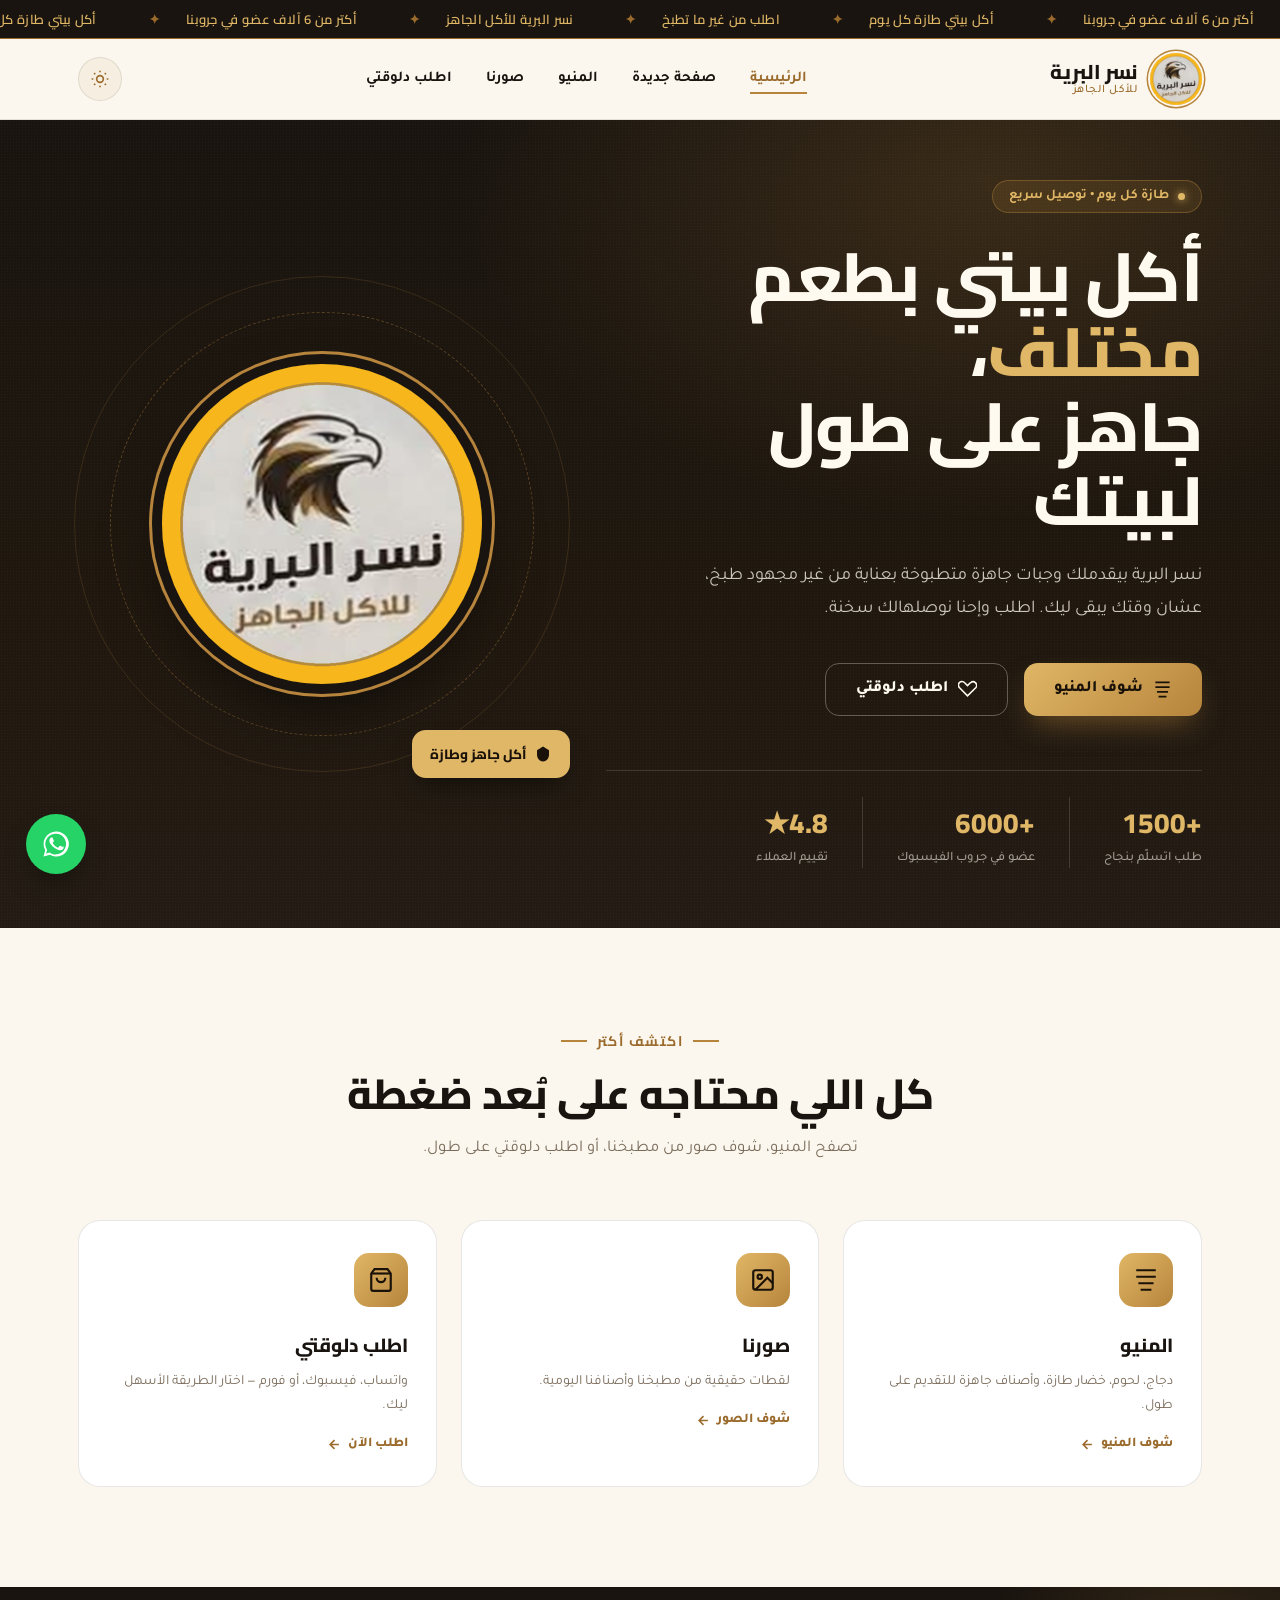
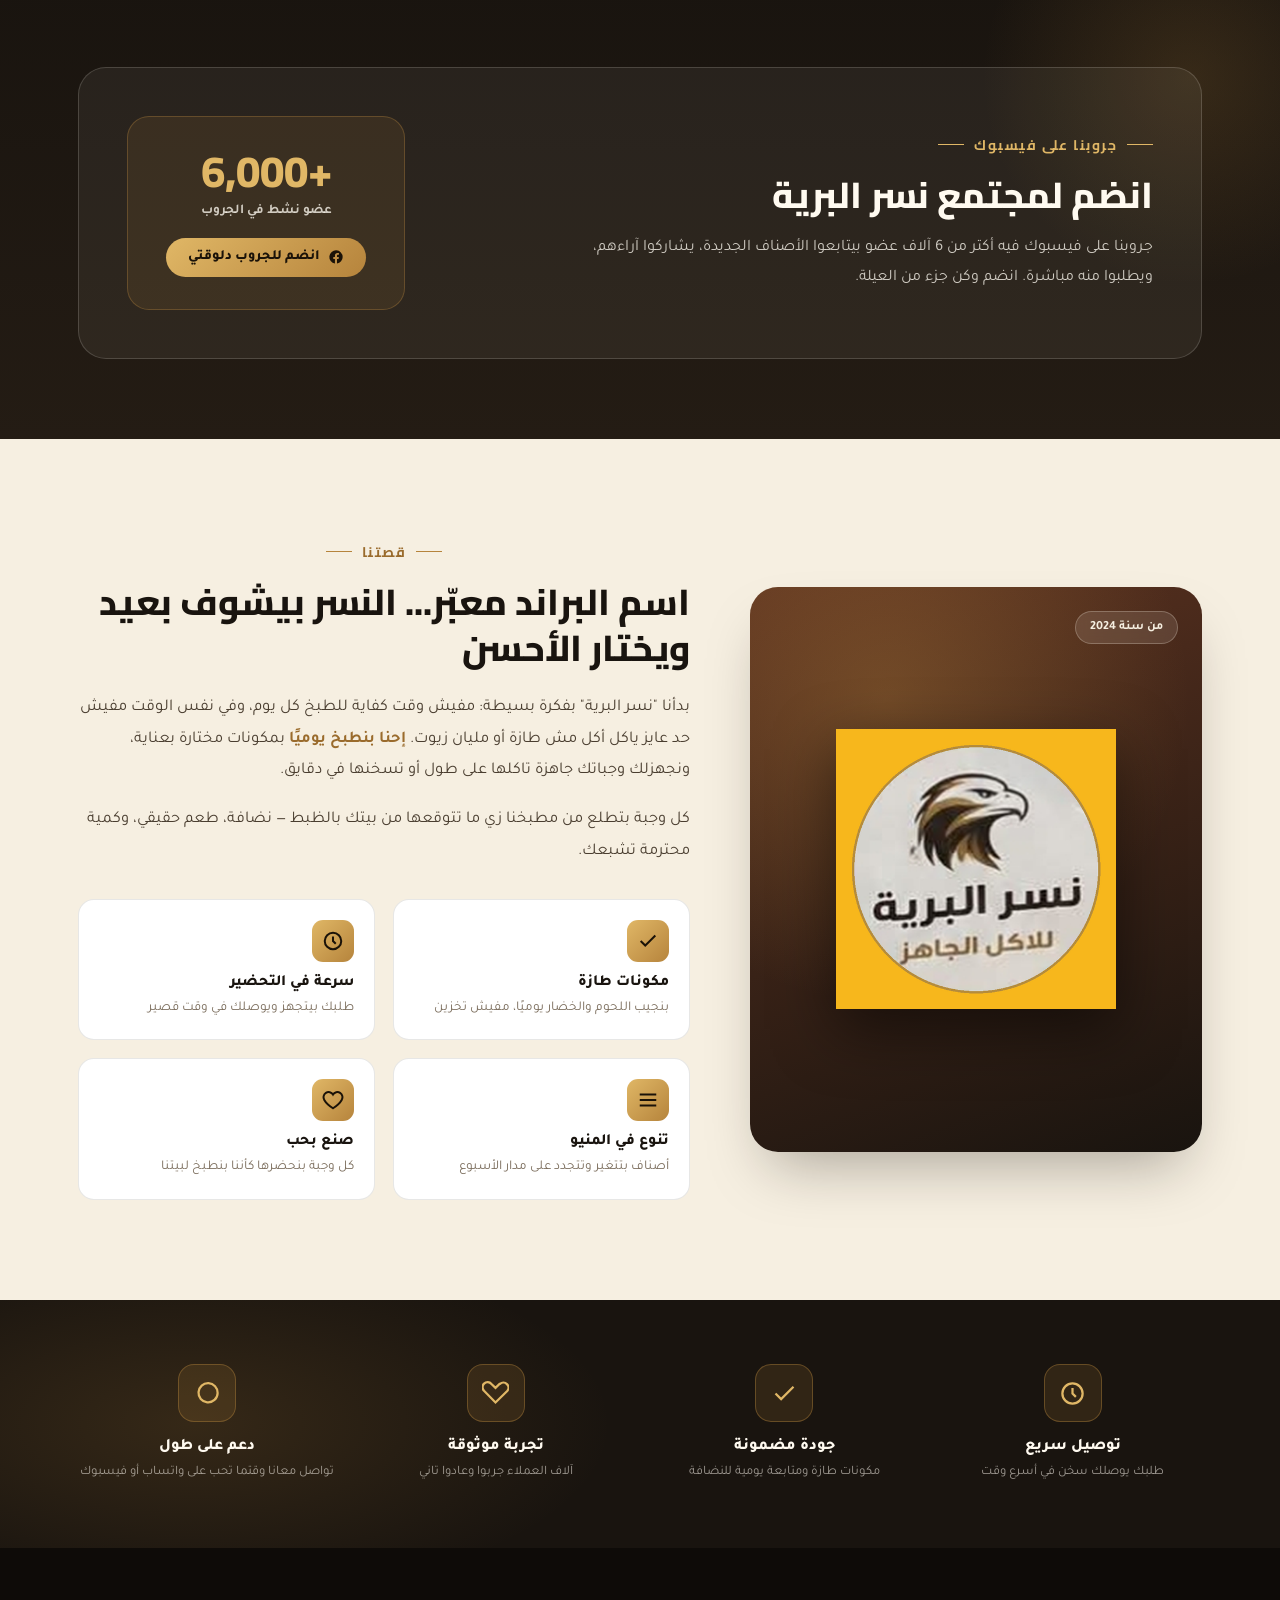
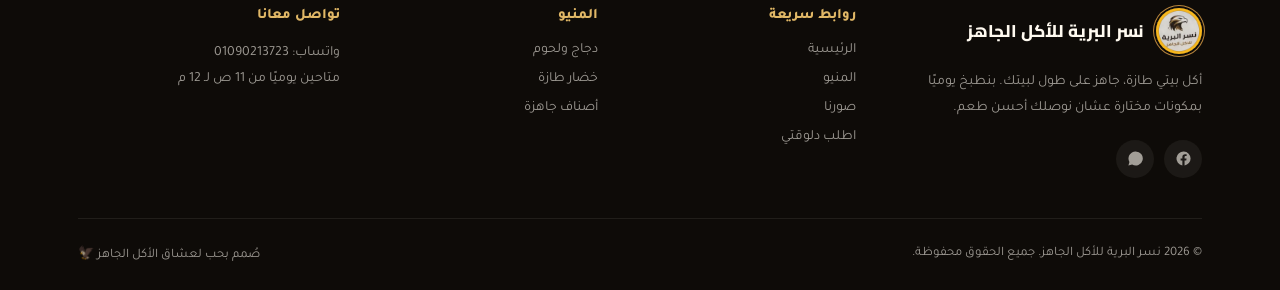
<file: index.html>
<!DOCTYPE html>
<html lang="ar" dir="rtl">
<head>
<meta charset="UTF-8">
<meta name="viewport" content="width=device-width, initial-scale=1.0">
<title>نسر البرية | للأكل الجاهز</title>
<meta name="description" content="نسر البرية للأكل الجاهز — وجبات بيتي بطعم مختلف، جاهزة على طول لبيتك.">
<link rel="preconnect" href="https://fonts.googleapis.com">
<link rel="preconnect" href="https://fonts.gstatic.com" crossorigin>
<link href="https://fonts.googleapis.com/css2?family=Cairo:wght@400;600;700;800&family=Tajawal:wght@300;400;500;700;900&display=swap" rel="stylesheet">
<link rel="stylesheet" href="styles.css">
</head>
<body>

<div id="siteHeader"></div>

<!-- ===== HERO ===== -->
<section class="hero" id="home">
  <div class="hero-grain"></div>
  <div class="hero-inner">
    <div>
      <div class="eyebrow">طازة كل يوم • توصيل سريع</div>
      <h1>أكل بيتي بطعم <span class="accent">مختلف</span>،<br> جاهز على طول لبيتك</h1>
      <p class="lead">نسر البرية بيقدملك وجبات جاهزة متطبوخة بعناية من غير مجهود طبخ، عشان وقتك يبقى ليك. اطلب وإحنا نوصلهالك سخنة.</p>
      <div class="hero-actions">
        <a href="menu.html" class="btn btn-primary">
          <svg viewBox="0 0 24 24" fill="none" stroke="currentColor" stroke-width="2"><path d="M3 3h18M3 9h18M5 15h14M7 21h10"/></svg>
          شوف المنيو
        </a>
        <a href="order.html" class="btn btn-ghost">
          <svg viewBox="0 0 24 24" fill="none" stroke="currentColor" stroke-width="2"><path d="M16 3.5a4.5 4.5 0 0 1 6.4 6.3L12 20 2 9.8a4.5 4.5 0 1 1 6.4-6.3L12 7l3.6-3.5Z"/></svg>
          اطلب دلوقتي 
        </a>
      </div>
      <div class="hero-stats">
        <div><b>+1500</b><span>طلب اتسلّم بنجاح</span></div>
        <div><b>+6000</b><span>عضو في جروب الفيسبوك</span></div>
        <div><b>4.8★</b><span>تقييم العملاء</span></div>
      </div>
    </div>

    <div class="hero-visual">
      <div class="seal-ring">
        <img class="seal-img" id="logoImgHero" src="">
      </div>
      <div class="feather-badge">
        <svg viewBox="0 0 24 24" fill="currentColor"><path d="M12 2 4 7v6c0 5 3.6 8.7 8 9 4.4-.3 8-4 8-9V7l-8-5Z"/></svg>
        أكل جاهز وطازة
      </div>
    </div>
  </div>
</section>

<!-- ===== QUICK LINKS TO OTHER PAGES ===== -->
<section class="linkcards section">
  <div class="wrap">
    <div class="section-head reveal">
      <div class="section-eyebrow">اكتشف أكتر</div>
      <h2>كل اللي محتاجه على بُعد ضغطة</h2>
      <p>تصفح المنيو، شوف صور من مطبخنا، أو اطلب دلوقتي على طول.</p>
    </div>
    <div class="linkcards-grid reveal">
      <a href="menu.html" class="linkcard">
        <div class="lc-icon"><svg viewBox="0 0 24 24" fill="none" stroke="currentColor" stroke-width="2"><path d="M3 3h18M3 9h18M5 15h14M7 21h10"/></svg></div>
        <h3>المنيو</h3>
        <p>دجاج، لحوم، خضار طازة، وأصناف جاهزة للتقديم على طول.</p>
        <span class="lc-go">شوف المنيو <svg viewBox="0 0 24 24" fill="none" stroke="currentColor" stroke-width="2.5"><path d="M19 12H5M12 19l-7-7 7-7"/></svg></span>
      </a>
      <a href="gallery.html" class="linkcard">
        <div class="lc-icon"><svg viewBox="0 0 24 24" fill="none" stroke="currentColor" stroke-width="2"><rect x="3" y="3" width="18" height="18" rx="2"/><circle cx="9" cy="9" r="2"/><path d="m21 15-5-5L5 21"/></svg></div>
        <h3>صورنا</h3>
        <p>لقطات حقيقية من مطبخنا وأصنافنا اليومية.</p>
        <span class="lc-go">شوف الصور <svg viewBox="0 0 24 24" fill="none" stroke="currentColor" stroke-width="2.5"><path d="M19 12H5M12 19l-7-7 7-7"/></svg></span>
      </a>
      <a href="order.html" class="linkcard">
        <div class="lc-icon"><svg viewBox="0 0 24 24" fill="none" stroke="currentColor" stroke-width="2"><path d="M6 2 3 6v14a2 2 0 0 0 2 2h14a2 2 0 0 0 2-2V6l-3-4Z"/><path d="M3 6h18"/><path d="M16 10a4 4 0 0 1-8 0"/></svg></div>
        <h3>اطلب دلوقتي</h3>
        <p>واتساب، فيسبوك، أو فورم — اختار الطريقة الأسهل ليك.</p>
        <span class="lc-go">اطلب الآن <svg viewBox="0 0 24 24" fill="none" stroke="currentColor" stroke-width="2.5"><path d="M19 12H5M12 19l-7-7 7-7"/></svg></span>
      </a>
    </div>
  </div>
</section>

<!-- ===== COMMUNITY / FACEBOOK ===== -->
<section class="community section tight">
  <div class="wrap">
    <div class="community-card reveal">
      <div class="community-text">
        <div class="section-eyebrow">جروبنا على فيسبوك</div>
        <h2>انضم لمجتمع نسر البرية</h2>
        <p>جروبنا على فيسبوك فيه أكتر من 6 آلاف عضو بيتابعوا الأصناف الجديدة، يشاركوا آراءهم، ويطلبوا منه مباشرة. انضم وكن جزء من العيلة.</p>
      </div>
      <div class="community-stat">
        <b>+6,000</b>
        <span>عضو نشط في الجروب</span>
        <a href="https://www.facebook.com/groups/558806414271710/" target="_blank" rel="noopener" class="join-btn">
          <svg viewBox="0 0 24 24" fill="currentColor"><path d="M22 12a10 10 0 1 0-11.6 9.9v-7H7.9V12h2.5V9.8c0-2.5 1.5-3.9 3.8-3.9 1.1 0 2.2.2 2.2.2v2.4h-1.3c-1.2 0-1.6.8-1.6 1.6V12h2.8l-.4 2.9h-2.4v7A10 10 0 0 0 22 12Z"/></svg>
          انضم للجروب دلوقتي
        </a>
      </div>
    </div>
  </div>
</section>

<!-- ===== STORY / ABOUT ===== -->
<section class="story section" id="about">
  <div class="wrap">
    <div class="story-visual reveal">
      <span class="story-tag">من سنة 2024</span>
      <img id="logoImgStory" src="">
    </div>
    <div class="story-content reveal">
      <div class="section-eyebrow">قصتنا</div>
      <h2>اسم البراند معبّر... النسر بيشوف بعيد ويختار الأحسن</h2>
      <p>بدأنا "نسر البرية" بفكرة بسيطة: مفيش وقت كفاية للطبخ كل يوم، وفي نفس الوقت مفيش حد عايز ياكل أكل مش طازة أو مليان زيوت. <strong>إحنا بنطبخ يوميًا</strong> بمكونات مختارة بعناية، ونجهزلك وجباتك جاهزة تاكلها على طول أو تسخنها في دقايق.</p>
      <p>كل وجبة بتطلع من مطبخنا زي ما تتوقعها من بيتك بالظبط — نضافة، طعم حقيقي، وكمية محترمة تشبعك.</p>

      <div class="pillars">
        <div class="pillar">
          <div class="icon"><svg viewBox="0 0 24 24" fill="none" stroke="currentColor" stroke-width="2.2"><path d="M20 6 9 17l-5-5"/></svg></div>
          <h4>مكونات طازة</h4>
          <p>بنجيب اللحوم والخضار يوميًا، مفيش تخزين</p>
        </div>
        <div class="pillar">
          <div class="icon"><svg viewBox="0 0 24 24" fill="none" stroke="currentColor" stroke-width="2.2"><circle cx="12" cy="12" r="9"/><path d="M12 7v5l3 3"/></svg></div>
          <h4>سرعة في التحضير</h4>
          <p>طلبك بيتجهز ويوصلك في وقت قصير</p>
        </div>
        <div class="pillar">
          <div class="icon"><svg viewBox="0 0 24 24" fill="none" stroke="currentColor" stroke-width="2.2"><path d="M3 12h18M3 6h18M3 18h18"/></svg></div>
          <h4>تنوع في المنيو</h4>
          <p>أصناف بتتغير وتتجدد على مدار الأسبوع</p>
        </div>
        <div class="pillar">
          <div class="icon"><svg viewBox="0 0 24 24" fill="none" stroke="currentColor" stroke-width="2.2"><path d="M12 21s-7-4.5-9.5-9A5.5 5.5 0 0 1 12 6a5.5 5.5 0 0 1 9.5 6c-2.5 4.5-9.5 9-9.5 9Z"/></svg></div>
          <h4>صنع بحب</h4>
          <p>كل وجبة بنحضرها كأننا بنطبخ لبيتنا</p>
        </div>
      </div>
    </div>
  </div>
</section>

<!-- ===== WHY US STRIP ===== -->
<section class="strip">
  <div class="wrap">
    <div class="strip-item reveal">
      <div class="icon"><svg viewBox="0 0 24 24" fill="none" stroke="currentColor" stroke-width="2"><circle cx="12" cy="12" r="9"/><path d="M12 7v5l3 3"/></svg></div>
      <h4>توصيل سريع</h4>
      <p>طلبك يوصلك سخن في أسرع وقت</p>
    </div>
    <div class="strip-item reveal">
      <div class="icon"><svg viewBox="0 0 24 24" fill="none" stroke="currentColor" stroke-width="2"><path d="M20 6 9 17l-5-5"/></svg></div>
      <h4>جودة مضمونة</h4>
      <p>مكونات طازة ومتابعة يومية للنضافة</p>
    </div>
    <div class="strip-item reveal">
      <div class="icon"><svg viewBox="0 0 24 24" fill="none" stroke="currentColor" stroke-width="2"><path d="M16 3.5a4.5 4.5 0 0 1 6.4 6.3L12 20 2 9.8a4.5 4.5 0 1 1 6.4-6.3L12 7l3.6-3.5Z"/></svg></div>
      <h4>تجربة موثوقة</h4>
      <p>آلاف العملاء جربوا وعادوا تاني</p>
    </div>
    <div class="strip-item reveal">
      <div class="icon"><svg viewBox="0 0 24 24" fill="none" stroke="currentColor" stroke-width="2"><path d="M21 11.5a8.38 8.38 0 0 1-9.3 8.3 8.5 8.5 0 1 1 9.3-8.3Z"/></svg></div>
      <h4>دعم على طول</h4>
      <p>تواصل معانا وقتما تحب على واتساب أو فيسبوك</p>
    </div>
  </div>
</section>

<div id="siteFooter"></div>

<script src="assets.js"></script>
<script src="layout.js"></script>
<script>NESR_renderLayout('home');</script>
<script>
  document.getElementById('logoImgHero').src = NESR_ASSETS.logo;
  document.getElementById('logoImgStory').src = NESR_ASSETS.logo;
</script>
<script src="script.js"></script>
</body>
</html>
</file>
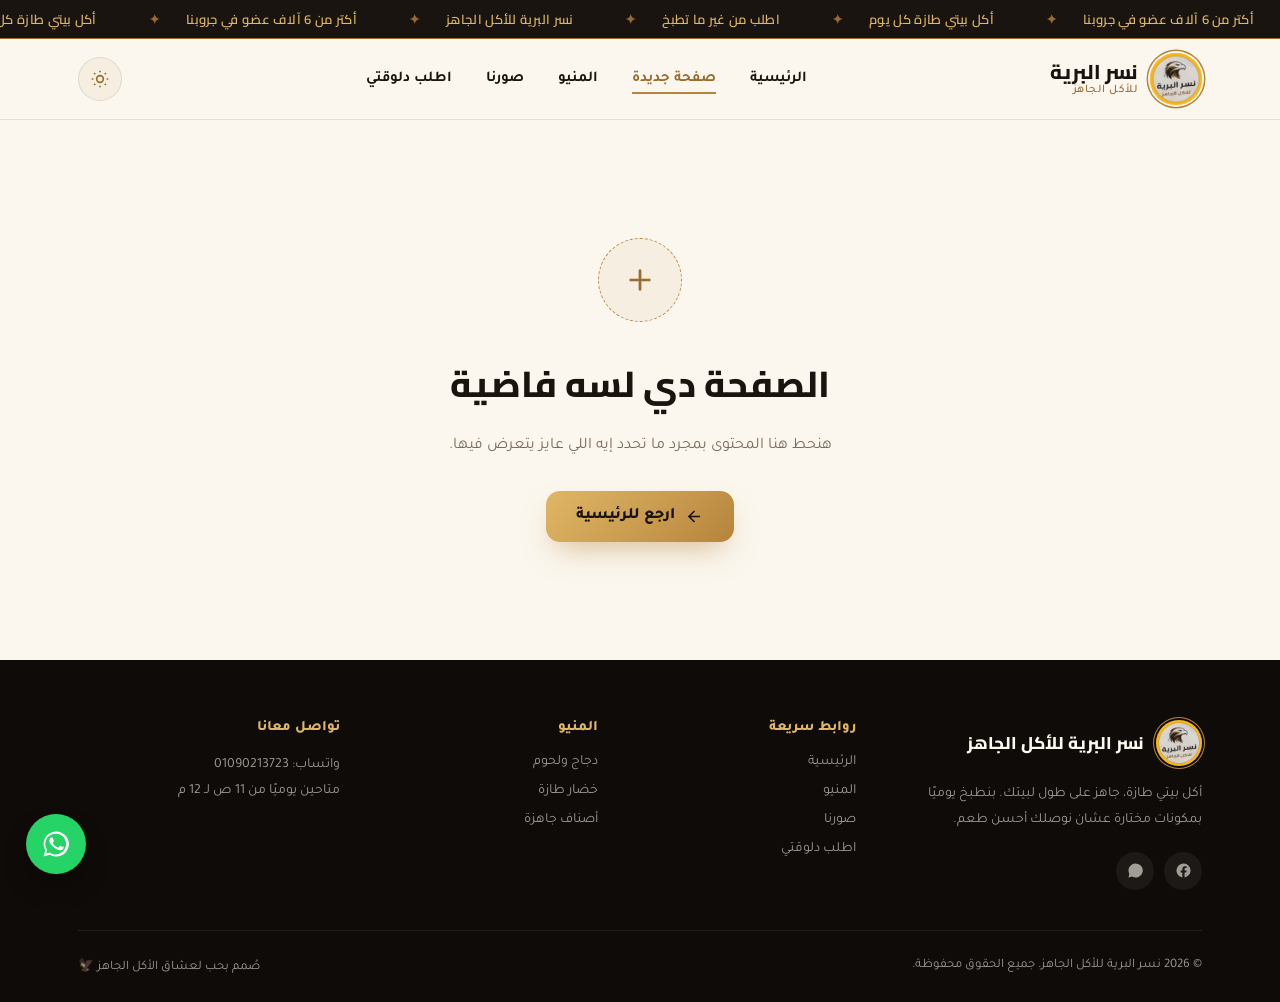
<file: blank.html>
<!DOCTYPE html>
<html lang="ar" dir="rtl">
<head>
<meta charset="UTF-8">
<meta name="viewport" content="width=device-width, initial-scale=1.0">
<title>صفحة جديدة | نسر البرية للأكل الجاهز</title>
<link rel="preconnect" href="https://fonts.googleapis.com">
<link rel="preconnect" href="https://fonts.gstatic.com" crossorigin>
<link href="https://fonts.googleapis.com/css2?family=Cairo:wght@400;600;700;800&family=Tajawal:wght@300;400;500;700;900&display=swap" rel="stylesheet">
<link rel="stylesheet" href="styles.css">
</head>
<body>

<div id="siteHeader"></div>

<section class="blank-page wrap">
  <div class="icon-wrap">
    <svg viewBox="0 0 24 24" fill="none" stroke="currentColor" stroke-width="1.8"><path d="M12 5v14M5 12h14"/></svg>
  </div>
  <h1>الصفحة دي لسه فاضية</h1>
  <p>هنحط هنا المحتوى بمجرد ما تحدد إيه اللي عايز يتعرض فيها.</p>
  <a href="index.html" class="btn btn-primary">
    <svg viewBox="0 0 24 24" fill="none" stroke="currentColor" stroke-width="2"><path d="M19 12H5M12 19l-7-7 7-7"/></svg>
    ارجع للرئيسية
  </a>
</section>

<div id="siteFooter"></div>

<script src="assets.js"></script>
<script src="layout.js"></script>
<script>NESR_renderLayout('blank');</script>
<script src="script.js"></script>
</body>
</html>
</file>
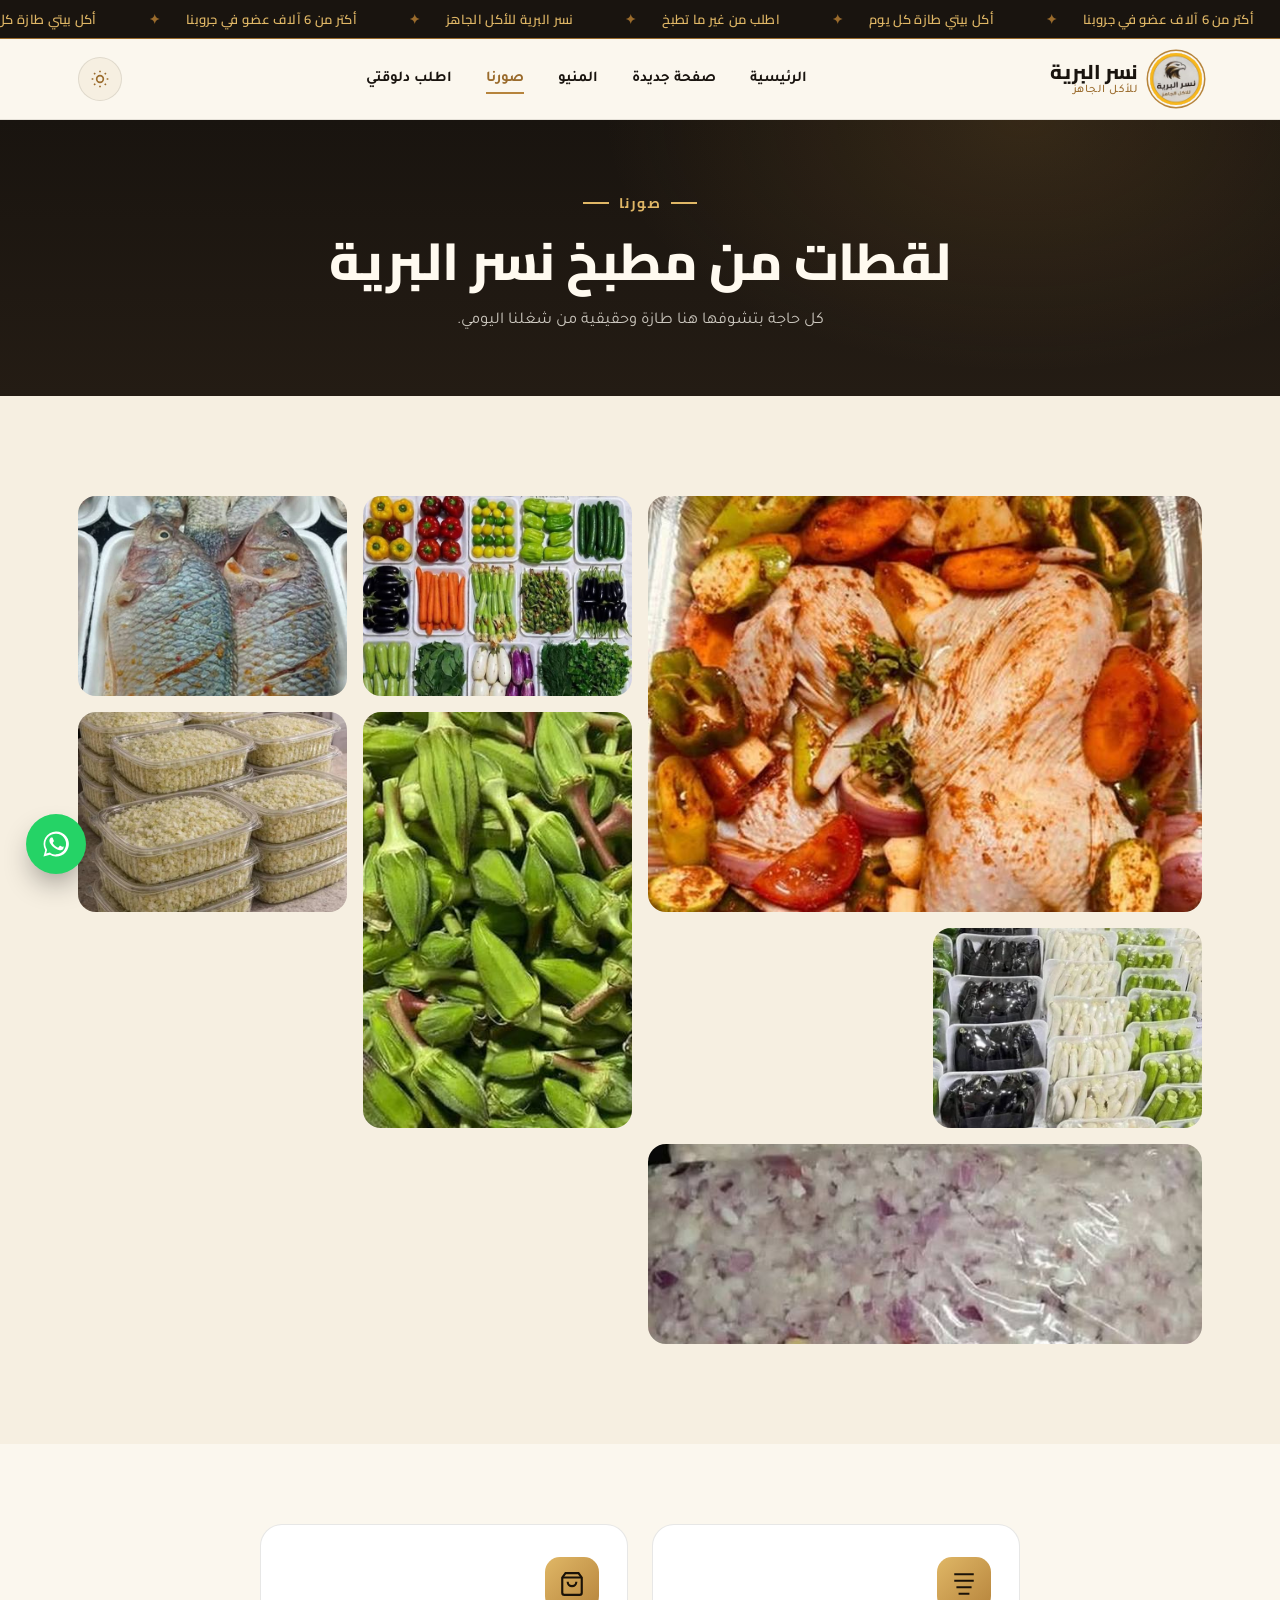
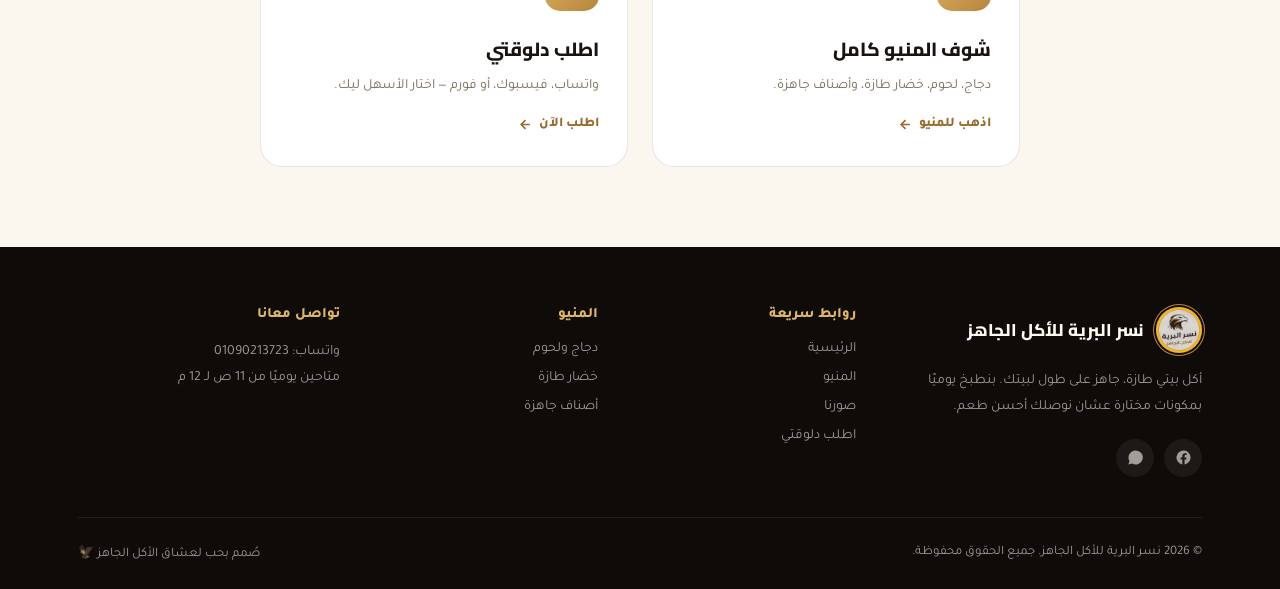
<file: gallery.html>
<!DOCTYPE html>
<html lang="ar" dir="rtl">
<head>
<meta charset="UTF-8">
<meta name="viewport" content="width=device-width, initial-scale=1.0">
<title>صورنا | نسر البرية للأكل الجاهز</title>
<meta name="description" content="لقطات حقيقية من مطبخ نسر البرية وأصنافنا اليومية.">
<link rel="preconnect" href="https://fonts.googleapis.com">
<link rel="preconnect" href="https://fonts.gstatic.com" crossorigin>
<link href="https://fonts.googleapis.com/css2?family=Cairo:wght@400;600;700;800&family=Tajawal:wght@300;400;500;700;900&display=swap" rel="stylesheet">
<link rel="stylesheet" href="styles.css">
</head>
<body>

<div id="siteHeader"></div>

<!-- ===== PAGE HERO ===== -->
<section class="page-hero">
  <div class="wrap">
    <div class="section-eyebrow">صورنا</div>
    <h1>لقطات من مطبخ نسر البرية</h1>
    <p>كل حاجة بتشوفها هنا طازة وحقيقية من شغلنا اليومي.</p>
  </div>
</section>

<!-- ===== GALLERY ===== -->
<section class="gallery section">
  <div class="wrap">
    <div class="gallery-grid reveal">
      <div class="gphoto">
        <img id="gImg1" src="">
        <div class="gcap">دجاجة مشوية بالخضار</div>
      </div>
      <div class="gphoto">
        <img id="gImg2" src="">
        <div class="gcap">تشكيلة خضار طازة</div>
      </div>
      <div class="gphoto">
        <img id="gImg3" src="">
        <div class="gcap">سمك بلطي طازة</div>
      </div>
      <div class="gphoto">
        <img id="gImg4" src="">
        <div class="gcap">بامية طازة</div>
      </div>
      <div class="gphoto">
        <img id="gImg5" src="">
        <div class="gcap">سلطة كول سلو</div>
      </div>
      <div class="gphoto">
        <img id="gImg6" src="">
        <div class="gcap">خضار جاهزة للطبخ</div>
      </div>
      <div class="gphoto">
        <img id="gImg7" src="">
        <div class="gcap">بصل مفروم جاهز</div>
      </div>
    </div>
  </div>
</section>

<!-- ===== LINK TO MENU/ORDER ===== -->
<section class="linkcards section tight">
  <div class="wrap">
    <div class="linkcards-grid reveal" style="grid-template-columns:repeat(2,1fr); max-width:760px; margin:0 auto;">
      <a href="menu.html" class="linkcard">
        <div class="lc-icon"><svg viewBox="0 0 24 24" fill="none" stroke="currentColor" stroke-width="2"><path d="M3 3h18M3 9h18M5 15h14M7 21h10"/></svg></div>
        <h3>شوف المنيو كامل</h3>
        <p>دجاج، لحوم، خضار طازة، وأصناف جاهزة.</p>
        <span class="lc-go">اذهب للمنيو <svg viewBox="0 0 24 24" fill="none" stroke="currentColor" stroke-width="2.5"><path d="M19 12H5M12 19l-7-7 7-7"/></svg></span>
      </a>
      <a href="order.html" class="linkcard">
        <div class="lc-icon"><svg viewBox="0 0 24 24" fill="none" stroke="currentColor" stroke-width="2"><path d="M6 2 3 6v14a2 2 0 0 0 2 2h14a2 2 0 0 0 2-2V6l-3-4Z"/><path d="M3 6h18"/><path d="M16 10a4 4 0 0 1-8 0"/></svg></div>
        <h3>اطلب دلوقتي</h3>
        <p>واتساب، فيسبوك، أو فورم — اختار الأسهل ليك.</p>
        <span class="lc-go">اطلب الآن <svg viewBox="0 0 24 24" fill="none" stroke="currentColor" stroke-width="2.5"><path d="M19 12H5M12 19l-7-7 7-7"/></svg></span>
      </a>
    </div>
  </div>
</section>

<div id="siteFooter"></div>

<script src="assets.js"></script>
<script src="layout.js"></script>
<script>NESR_renderLayout('gallery');</script>
<script>
  document.getElementById('gImg1').src = NESR_ASSETS.roast_chicken;
  document.getElementById('gImg2').src = NESR_ASSETS.veg_trays;
  document.getElementById('gImg3').src = NESR_ASSETS.fish;
  document.getElementById('gImg4').src = NESR_ASSETS.okra;
  document.getElementById('gImg5').src = NESR_ASSETS.coleslaw;
  document.getElementById('gImg6').src = NESR_ASSETS.mixed_veg;
  document.getElementById('gImg7').src = NESR_ASSETS.onions;
</script>
<script src="script.js"></script>
</body>
</html>
</file>
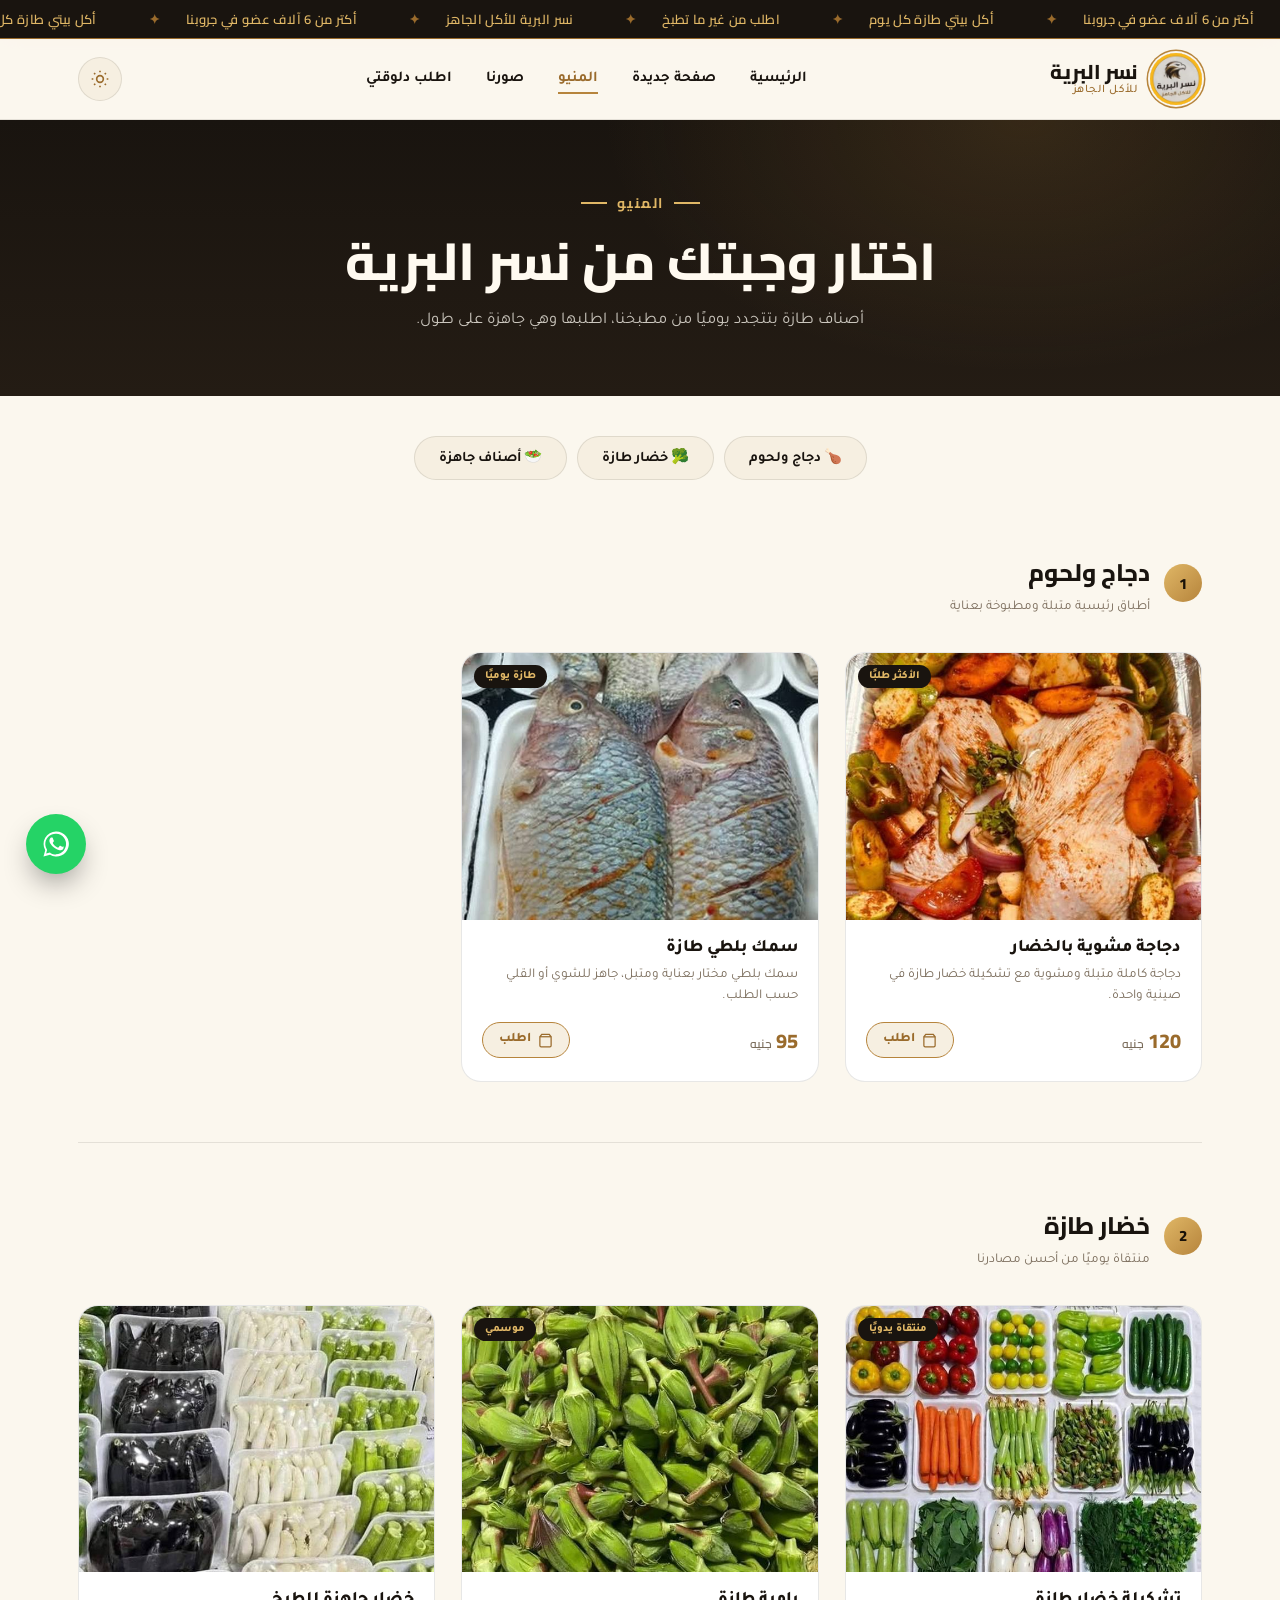
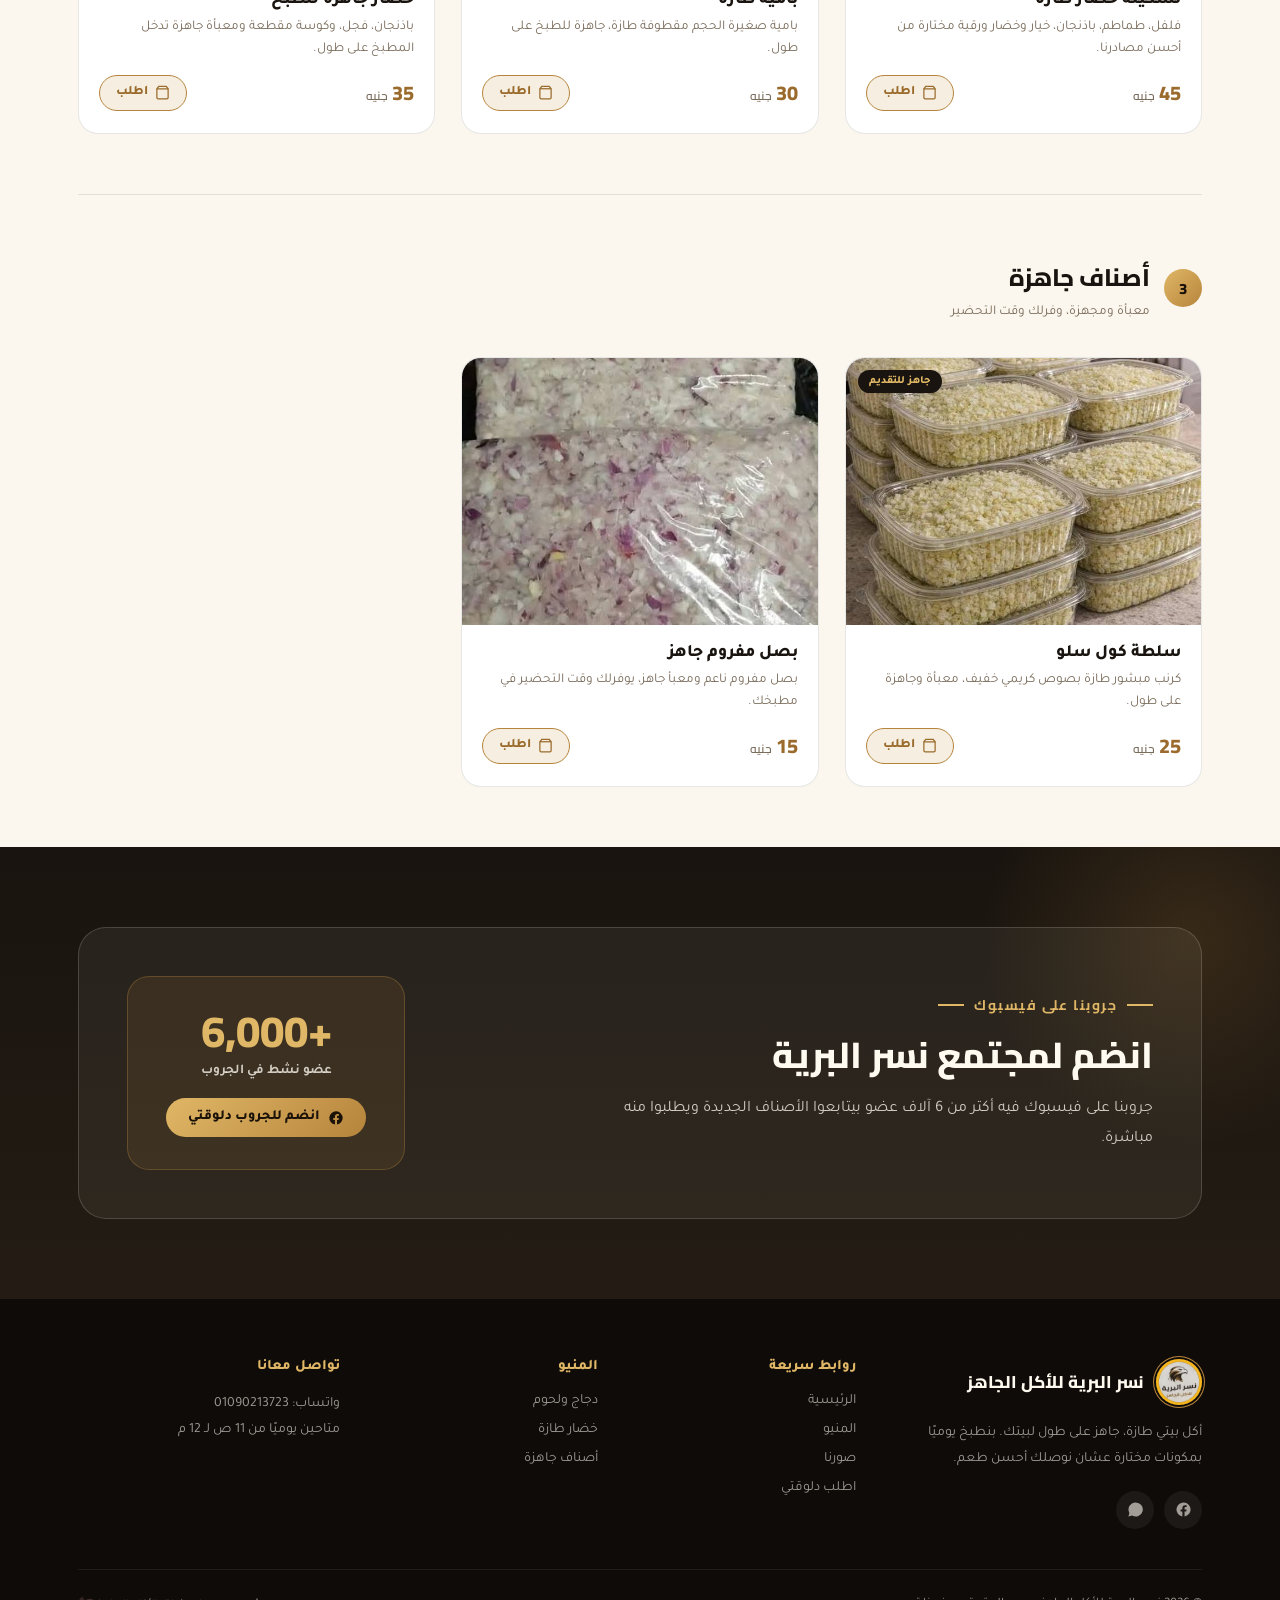
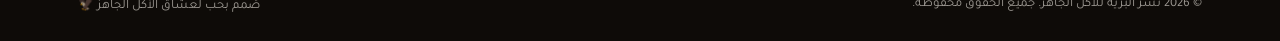
<file: menu.html>
<!DOCTYPE html>
<html lang="ar" dir="rtl">
<head>
<meta charset="UTF-8">
<meta name="viewport" content="width=device-width, initial-scale=1.0">
<title>المنيو | نسر البرية للأكل الجاهز</title>
<meta name="description" content="منيو نسر البرية — دجاج ولحوم، خضار طازة، وأصناف جاهزة للتقديم.">
<link rel="preconnect" href="https://fonts.googleapis.com">
<link rel="preconnect" href="https://fonts.gstatic.com" crossorigin>
<link href="https://fonts.googleapis.com/css2?family=Cairo:wght@400;600;700;800&family=Tajawal:wght@300;400;500;700;900&display=swap" rel="stylesheet">
<link rel="stylesheet" href="styles.css">
</head>
<body>

<div id="siteHeader"></div>

<!-- PAGE HERO -->
<section class="page-hero">
  <div class="wrap">
    <div class="section-eyebrow">المنيو</div>
    <h1>اختار وجبتك من نسر البرية</h1>
    <p>أصناف طازة بتتجدد يوميًا من مطبخنا، اطلبها وهي جاهزة على طول.</p>
  </div>
</section>

<!-- JUMP NAV -->
<div style="padding:40px 0 0;">
  <div class="wrap">
    <div class="menu-jump reveal">
      <a href="#chicken">🍗 دجاج ولحوم</a>
      <a href="#produce">🥦 خضار طازة</a>
      <a href="#sides">🥗 أصناف جاهزة</a>
    </div>
  </div>
</div>

<!-- MENU SECTIONS — filled by JS -->
<section class="menu">
  <div class="wrap">
    <div class="menu-section" id="chicken">
      <div class="menu-section-head reveal">
        <div class="num">1</div>
        <div><h2>دجاج ولحوم</h2><p>أطباق رئيسية متبلة ومطبوخة بعناية</p></div>
      </div>
      <div class="menu-grid" id="grid-chicken"></div>
    </div>

    <div class="menu-section" id="produce">
      <div class="menu-section-head reveal">
        <div class="num">2</div>
        <div><h2>خضار طازة</h2><p>منتقاة يوميًا من أحسن مصادرنا</p></div>
      </div>
      <div class="menu-grid" id="grid-produce"></div>
    </div>

    <div class="menu-section" id="sides">
      <div class="menu-section-head reveal">
        <div class="num">3</div>
        <div><h2>أصناف جاهزة</h2><p>معبأة ومجهزة، وفرلك وقت التحضير</p></div>
      </div>
      <div class="menu-grid" id="grid-sides"></div>
    </div>
  </div>
</section>

<!-- COMMUNITY -->
<section class="community section tight">
  <div class="wrap">
    <div class="community-card reveal">
      <div class="community-text">
        <div class="section-eyebrow">جروبنا على فيسبوك</div>
        <h2>انضم لمجتمع نسر البرية</h2>
        <p>جروبنا على فيسبوك فيه أكتر من 6 آلاف عضو بيتابعوا الأصناف الجديدة ويطلبوا منه مباشرة.</p>
      </div>
      <div class="community-stat">
        <b>+6,000</b>
        <span>عضو نشط في الجروب</span>
        <a href="https://www.facebook.com/groups/558806414271710/" target="_blank" rel="noopener" class="join-btn">
          <svg viewBox="0 0 24 24" fill="currentColor"><path d="M22 12a10 10 0 1 0-11.6 9.9v-7H7.9V12h2.5V9.8c0-2.5 1.5-3.9 3.8-3.9 1.1 0 2.2.2 2.2.2v2.4h-1.3c-1.2 0-1.6.8-1.6 1.6V12h2.8l-.4 2.9h-2.4v7A10 10 0 0 0 22 12Z"/></svg>
          انضم للجروب دلوقتي
        </a>
      </div>
    </div>
  </div>
</section>

<div id="siteFooter"></div>

<script src="assets.js"></script>
<script src="layout.js"></script>
<script>NESR_renderLayout('menu');</script>
<script>
// ── Load products.json and render cards ──────────────────────────
fetch('products.json')
  .then(r => r.json())
  .then(products => renderMenu(products))
  .catch(() => {
    // fallback if fetch not available (e.g. opened as local file)
    if(typeof NESR_PRODUCTS !== 'undefined') renderMenu(NESR_PRODUCTS);
  });

function renderMenu(products){
  const grids = { chicken:'grid-chicken', produce:'grid-produce', sides:'grid-sides' };
  Object.entries(grids).forEach(([cat, gridId]) => {
    const grid = document.getElementById(gridId);
    const items = products.filter(p => p.category === cat);
    grid.innerHTML = items.map(p => `
      <div class="dish reveal">
        <div class="dish-photo">
          ${p.badge ? `<span class="dish-badge">${p.badge}</span>` : ''}
          <img src="${NESR_ASSETS[p.id] || ''}" loading="lazy">
        </div>
        <div class="dish-body">
          <h4>${p.name}</h4>
          <p>${p.desc}</p>
          <div class="dish-foot">
            <div class="dish-price">${p.price}<small> جنيه</small></div>
            <a href="order.html?product=${encodeURIComponent(p.name)}" class="order-link-small">
              <svg viewBox="0 0 24 24" fill="none" stroke="currentColor" stroke-width="2"><path d="M6 2 3 6v14a2 2 0 0 0 2 2h14a2 2 0 0 0 2-2V6l-3-4Z"/><path d="M3 6h18"/></svg>
              اطلب
            </a>
          </div>
        </div>
      </div>`).join('');

    // trigger reveal on new elements
    grid.querySelectorAll('.reveal').forEach(el => {
      const io = new IntersectionObserver(entries => {
        entries.forEach(e => { if(e.isIntersecting){ e.target.classList.add('in'); io.unobserve(e.target); }});
      }, {threshold:0.1});
      io.observe(el);
    });
  });
}
</script>
<script src="script.js"></script>
</body>
</html>
</file>
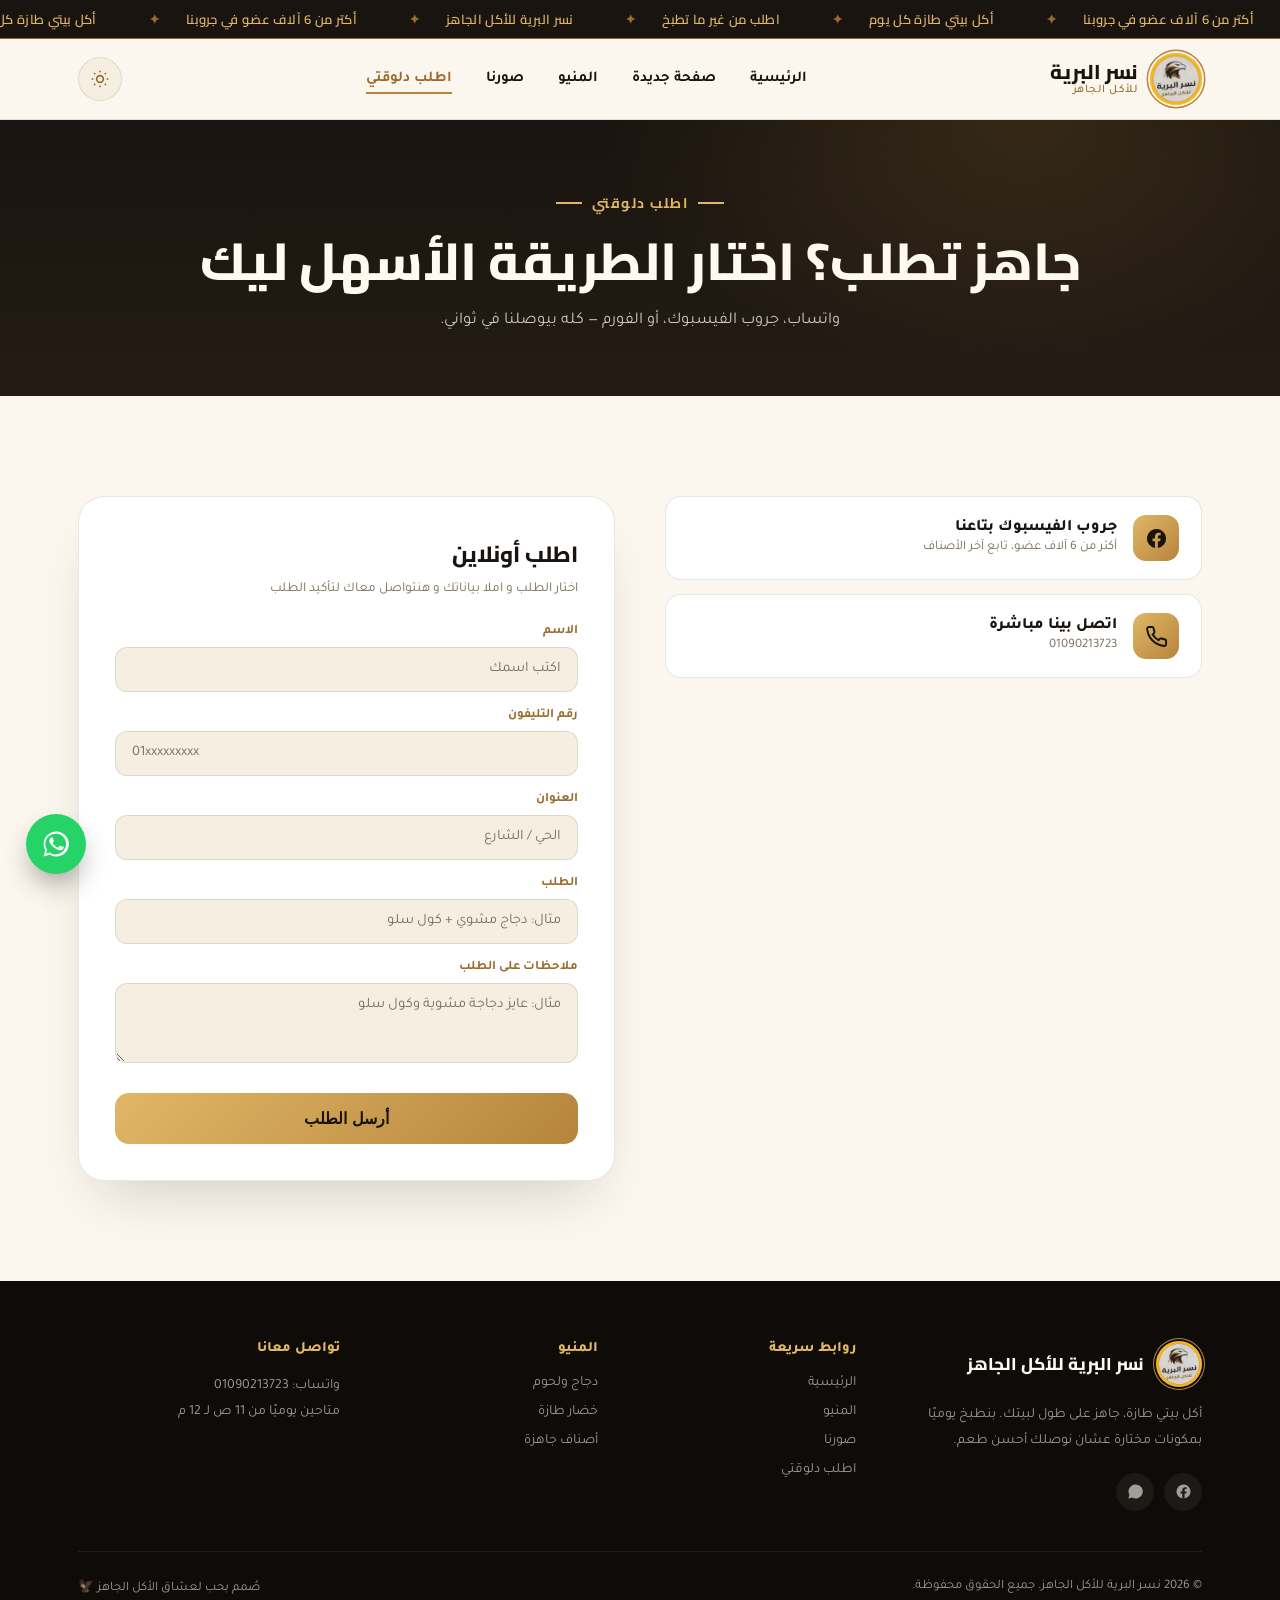
<file: order.html>
<!DOCTYPE html>
<html lang="ar" dir="rtl">
<head>
<meta charset="UTF-8">
<meta name="viewport" content="width=device-width, initial-scale=1.0">
<title>اطلب دلوقتي | نسر البرية للأكل الجاهز</title>
<meta name="description" content="اطلب من نسر البرية على واتساب، فيسبوك، أو من خلال الفورم.">
<link rel="preconnect" href="https://fonts.googleapis.com">
<link rel="preconnect" href="https://fonts.gstatic.com" crossorigin>
<link href="https://fonts.googleapis.com/css2?family=Cairo:wght@400;600;700;800&family=Tajawal:wght@300;400;500;700;900&display=swap" rel="stylesheet">
<link rel="stylesheet" href="styles.css">
</head>
<body>

<div id="siteHeader"></div>

<!-- ===== PAGE HERO ===== -->
<section class="page-hero">
  <div class="wrap">
    <div class="section-eyebrow">اطلب دلوقتي</div>
    <h1>جاهز تطلب؟ اختار الطريقة الأسهل ليك</h1>
    <p>واتساب، جروب الفيسبوك، أو الفورم — كله بيوصلنا في ثواني.</p>
  </div>
</section>

<!-- ===== ORDER / CONTACT ===== -->
<section class="order section">
  <div class="wrap">
    <div class="order-content reveal">
      <div class="order-actions">
        <a href="https://www.facebook.com/groups/558806414271710/" target="_blank" rel="noopener" class="order-link">
          <div class="ic"><svg viewBox="0 0 24 24" fill="currentColor"><path d="M22 12a10 10 0 1 0-11.6 9.9v-7H7.9V12h2.5V9.8c0-2.5 1.5-3.9 3.8-3.9 1.1 0 2.2.2 2.2.2v2.4h-1.3c-1.2 0-1.6.8-1.6 1.6V12h2.8l-.4 2.9h-2.4v7A10 10 0 0 0 22 12Z"/></svg></div>
          <div><b>جروب الفيسبوك بتاعنا</b><span>أكتر من 6 آلاف عضو، تابع آخر الأصناف</span></div>
        </a>
        <a href="tel:+201090213723" class="order-link">
          <div class="ic"><svg viewBox="0 0 24 24" fill="none" stroke="currentColor" stroke-width="2"><path d="M22 16.9v3a2 2 0 0 1-2.2 2 19.8 19.8 0 0 1-8.6-3 19.5 19.5 0 0 1-6-6 19.8 19.8 0 0 1-3-8.7A2 2 0 0 1 4.1 2h3a2 2 0 0 1 2 1.7c.1 1 .4 2 .7 2.9a2 2 0 0 1-.5 2.1L8 9.9a16 16 0 0 0 6 6l1.2-1.3a2 2 0 0 1 2.1-.5c.9.3 1.9.6 2.9.7a2 2 0 0 1 1.8 2.1Z"/></svg></div>
          <div><b>اتصل بينا مباشرة</b><span>01090213723</span></div>
        </a>
      </div>
    </div>

    <div class="order-card reveal">
      <h3>اطلب أونلاين</h3>
      <p> اختار الطلب و املا بياناتك و هنتواصل معاك لتأكيد الطلب</p>
      <form id="orderForm">
        <div class="field">
          <label>الاسم</label>
          <input name="fullName" type="text" placeholder="اكتب اسمك" required
            pattern="^[A-Za-z\u0621-\u064A\u0660-\u0669 ]+$"
            title="اكتب حروف فقط بالعربي أو بالإنجليزي">
        </div>
        <div class="field">
          <label>رقم التليفون</label>
          <input name="phone" type="tel" placeholder="01xxxxxxxxx" required
            pattern="^[0-9]+$" inputmode="numeric"
            title="اكتب أرقام فقط">
        </div>
        <div class="field">
          <label>العنوان</label>
          <input name="address" type="text" placeholder="الحي / الشارع" required>
        </div>
        <div class="field">
          <label>الطلب</label>
          <input name="order" type="text" placeholder="مثال: دجاج مشوي + كول سلو">
        </div>
        <div class="field">
          <label>ملاحظات على الطلب</label>
          <textarea name="notes" placeholder="مثال: عايز دجاجة مشوية وكول سلو"></textarea>
        </div>
        <button type="submit" class="submit-btn">أرسل الطلب</button>
      </form>
    </div>
  </div>
</section>

<div id="siteFooter"></div>

<script src="assets.js"></script>
<script src="layout.js"></script>
<script>NESR_renderLayout('order');</script>
<script src="script.js"></script>
</body>
</html>
</file>
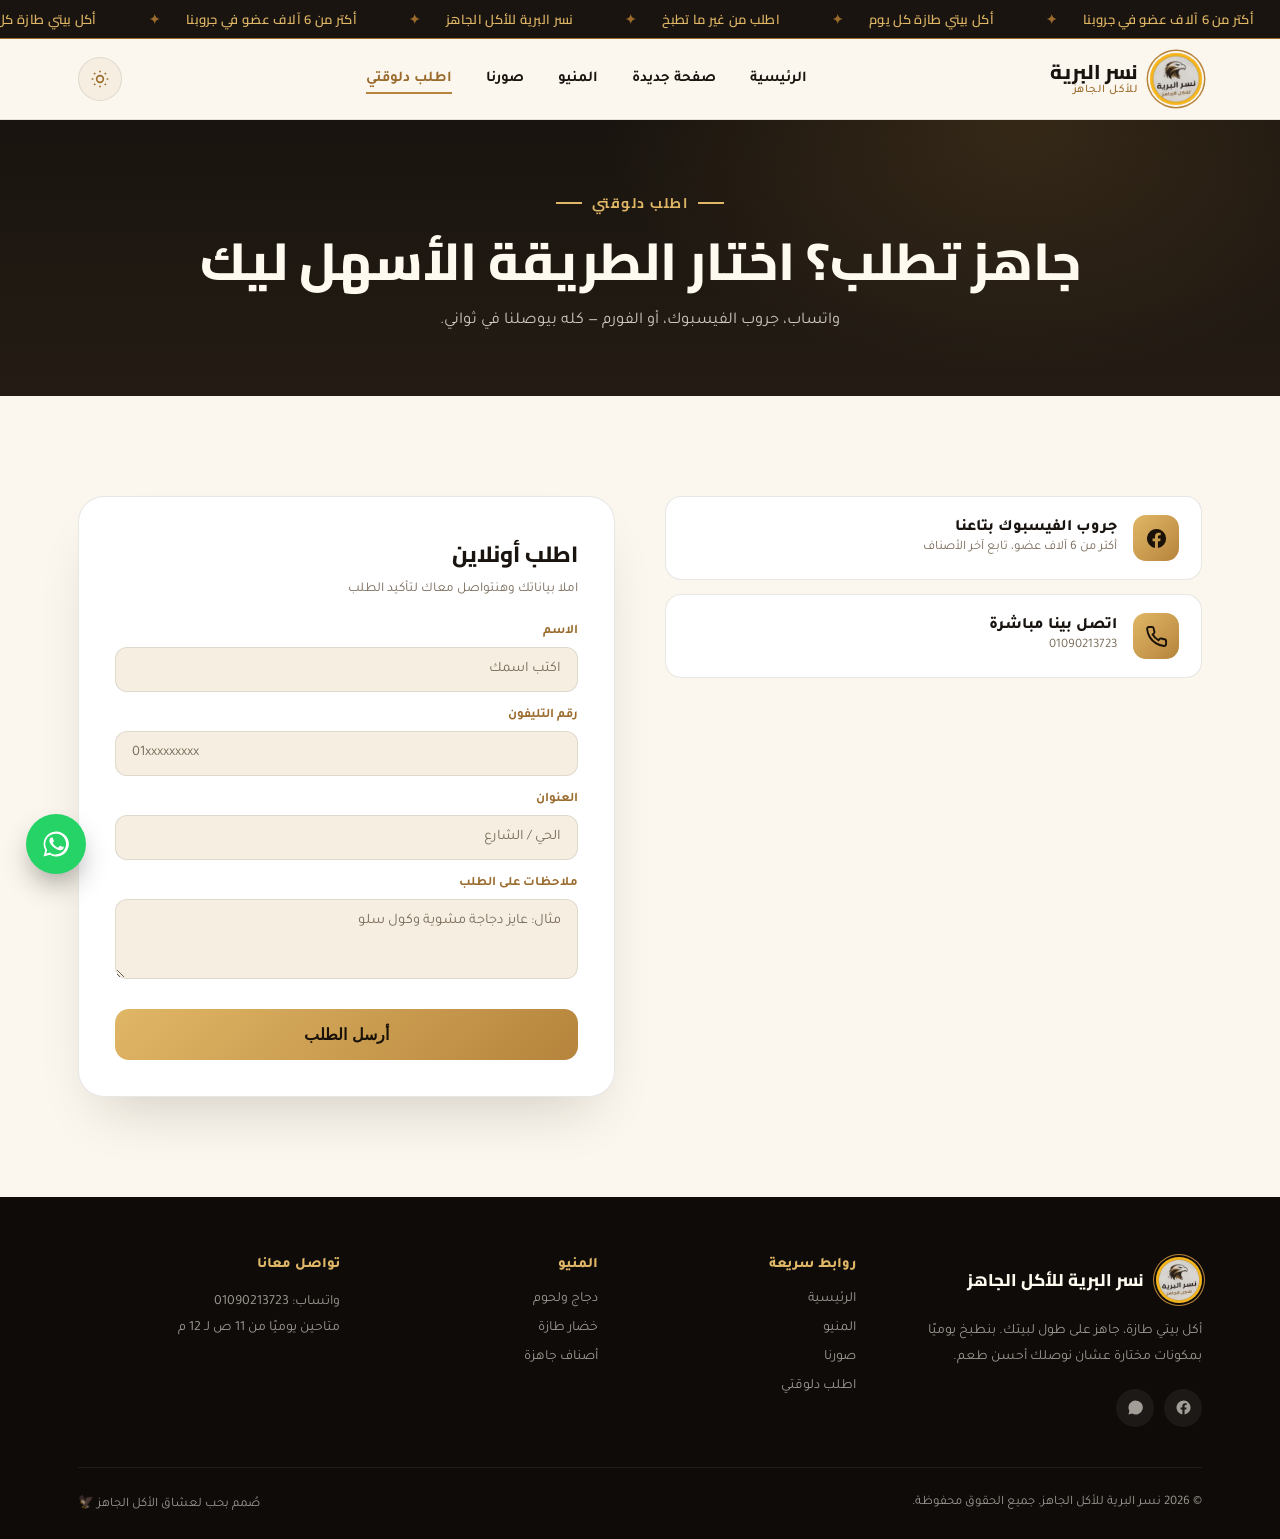
<file: Ultimate Project/order.html>
<!DOCTYPE html>
<html lang="ar" dir="rtl">
<head>
<meta charset="UTF-8">
<meta name="viewport" content="width=device-width, initial-scale=1.0">
<title>اطلب دلوقتي | نسر البرية للأكل الجاهز</title>
<meta name="description" content="اطلب من نسر البرية على واتساب، فيسبوك، أو من خلال الفورم.">
<link rel="preconnect" href="https://fonts.googleapis.com">
<link rel="preconnect" href="https://fonts.gstatic.com" crossorigin>
<link href="https://fonts.googleapis.com/css2?family=Cairo:wght@400;600;700;800&family=Tajawal:wght@300;400;500;700;900&display=swap" rel="stylesheet">
<link rel="stylesheet" href="styles.css">
</head>
<body>

<div id="siteHeader"></div>

<!-- ===== PAGE HERO ===== -->
<section class="page-hero">
  <div class="wrap">
    <div class="section-eyebrow">اطلب دلوقتي</div>
    <h1>جاهز تطلب؟ اختار الطريقة الأسهل ليك</h1>
    <p>واتساب، جروب الفيسبوك، أو الفورم — كله بيوصلنا في ثواني.</p>
  </div>
</section>

<!-- ===== ORDER / CONTACT ===== -->
<section class="order section">
  <div class="wrap">
    <div class="order-content reveal">
      <div class="order-actions">
        <a href="https://www.facebook.com/groups/558806414271710/" target="_blank" rel="noopener" class="order-link">
          <div class="ic"><svg viewBox="0 0 24 24" fill="currentColor"><path d="M22 12a10 10 0 1 0-11.6 9.9v-7H7.9V12h2.5V9.8c0-2.5 1.5-3.9 3.8-3.9 1.1 0 2.2.2 2.2.2v2.4h-1.3c-1.2 0-1.6.8-1.6 1.6V12h2.8l-.4 2.9h-2.4v7A10 10 0 0 0 22 12Z"/></svg></div>
          <div><b>جروب الفيسبوك بتاعنا</b><span>أكتر من 6 آلاف عضو، تابع آخر الأصناف</span></div>
        </a>
        <a href="tel:+201090213723" class="order-link">
          <div class="ic"><svg viewBox="0 0 24 24" fill="none" stroke="currentColor" stroke-width="2"><path d="M22 16.9v3a2 2 0 0 1-2.2 2 19.8 19.8 0 0 1-8.6-3 19.5 19.5 0 0 1-6-6 19.8 19.8 0 0 1-3-8.7A2 2 0 0 1 4.1 2h3a2 2 0 0 1 2 1.7c.1 1 .4 2 .7 2.9a2 2 0 0 1-.5 2.1L8 9.9a16 16 0 0 0 6 6l1.2-1.3a2 2 0 0 1 2.1-.5c.9.3 1.9.6 2.9.7a2 2 0 0 1 1.8 2.1Z"/></svg></div>
          <div><b>اتصل بينا مباشرة</b><span>01090213723</span></div>
        </a>
      </div>
    </div>

    <div class="order-card reveal">
      <h3>اطلب أونلاين</h3>
      <p>املا بياناتك وهنتواصل معاك لتأكيد الطلب</p>
      <form id="orderForm">
        <div class="field">
          <label>الاسم</label>
          <input name="fullName" type="text" placeholder="اكتب اسمك" required
            pattern="^[A-Za-z\u0621-\u064A\u0660-\u0669 ]+$"
            title="اكتب حروف فقط بالعربي أو بالإنجليزي">
        </div>
        <div class="field">
          <label>رقم التليفون</label>
          <input name="phone" type="tel" placeholder="01xxxxxxxxx" required
            pattern="^[0-9]+$" inputmode="numeric"
            title="اكتب أرقام فقط">
        </div>
        <div class="field">
          <label>العنوان</label>
          <input name="address" type="text" placeholder="الحي / الشارع" required>
        </div>
        <div class="field">
          <label>ملاحظات على الطلب</label>
          <textarea name="notes" placeholder="مثال: عايز دجاجة مشوية وكول سلو"></textarea>
        </div>
        <button type="submit" class="submit-btn">أرسل الطلب</button>
      </form>
    </div>
  </div>
</section>

<div id="siteFooter"></div>

<script src="assets.js"></script>
<script src="layout.js"></script>
<script>NESR_renderLayout('order');</script>
<script src="script.js"></script>
</body>
</html>
</file>
<file: styles.css>
/* ===========================================================
   نسر البرية — Shared Styles
   =========================================================== */

:root{
  /* Brand palette (fixed regardless of mode) */
  --bronze:#b6843c;
  --bronze-light:#e0b766;
  --bronze-deep:#9a6b2c;
  --rust:#5c3220;

  /* Light mode tokens */
  --bg:#fbf7ee;
  --bg-alt:#f6efe1;
  --bg-alt-2:#ece0c8;
  --surface:#ffffff;
  --surface-raised:#ffffff;
  --text-1:#19140f;
  --text-2:#4a3e30;
  --text-3:#7a6c5b;
  --border:rgba(25,20,15,.10);
  --header-bg:rgba(251,247,238,.92);

  /* Always-dark surfaces (hero, footer, strip, community) keep their own fixed tokens */
  --night:#19140f;
  --night-2:#241c14;
  --on-night-1:#fffaf0;
  --on-night-2:rgba(251,247,238,.78);
  --on-night-3:rgba(251,247,238,.58);

  --font-display:'Cairo', 'Changa', 'Tajawal', sans-serif;
  --font-body:'Tajawal', 'Cairo', sans-serif;
  --container: 1180px;

  color-scheme: light;
}

html.dark{
  color-scheme: dark;
  --bg:#120e0a;
  --bg-alt:#1b150e;
  --bg-alt-2:#241c13;
  --surface:#1d1710;
  --surface-raised:#241c14;
  --text-1:#f5ecdc;
  --text-2:#d8c9b3;
  --text-3:#a8987e;
  --border:rgba(224,183,102,.16);
  --header-bg:rgba(18,14,10,.88);
  --bronze-deep:#d9a955;
}

*{margin:0;padding:0;box-sizing:border-box;}
html{scroll-behavior:smooth;}
body{
  font-family:var(--font-body);
  background:var(--bg);
  color:var(--text-1);
  overflow-x:hidden;
  -webkit-font-smoothing:antialiased;
  transition:background .3s ease, color .3s ease;
}
img{display:block;max-width:100%;}
a{color:inherit;text-decoration:none;}
ul{list-style:none;}
.wrap{max-width:var(--container); margin:0 auto; padding:0 28px;}
::selection{background:var(--bronze); color:#fff;}

@media (prefers-reduced-motion: reduce){
  *{animation-duration:0.01ms !important; animation-iteration-count:1 !important; transition-duration:0.01ms !important; scroll-behavior:auto !important;}
}

/* ---------- TOP MARQUEE ---------- */
.topbar{
  background:var(--night);
  color:var(--bronze-light);
  font-size:13px;
  padding:7px 0;
  overflow:hidden;
  border-bottom:1px solid var(--bronze-deep);
}
.marquee{display:flex; white-space:nowrap; animation:scrollLeft 26s linear infinite; width:max-content;}
.marquee span{padding:0 26px; font-family:var(--font-display); font-weight:600; letter-spacing:.3px;}
.marquee span::after{content:"✦"; margin-inline-start:26px; color:var(--bronze-deep);}
@keyframes scrollLeft{from{transform:translateX(0);} to{transform:translateX(-50%);}}

/* ---------- HEADER ---------- */
header{
  position:sticky; top:0; z-index:100;
  background:var(--header-bg);
  backdrop-filter:blur(10px);
  border-bottom:1px solid var(--border);
}
.nav{
  display:flex; align-items:center; justify-content:space-between;
  padding:14px 28px; max-width:var(--container); margin:0 auto; gap:14px;
}
.brand{display:flex; align-items:center; gap:12px;}
.brand img{width:52px;height:52px;border-radius:50%; box-shadow:0 0 0 2px var(--bg),0 0 0 3.5px var(--bronze);}
.brand-name{font-family:var(--font-display); font-weight:800; font-size:20px; line-height:1.1; color:var(--text-1);}
.brand-name small{display:block; font-family:var(--font-body); font-weight:500; font-size:11.5px; color:var(--bronze-deep); letter-spacing:.5px; margin-top:2px;}

.nav-links{display:flex; align-items:center; gap:34px;}
.nav-links a{font-weight:700; font-size:15px; position:relative; padding:6px 0; transition:color .25s; color:var(--text-1);}
.nav-links a::after{content:''; position:absolute; inset-inline-start:0; bottom:0; height:2px; width:0; background:var(--bronze); transition:width .3s;}
.nav-links a:hover{color:var(--bronze-deep);}
.nav-links a:hover::after{width:100%;}
.nav-links a.current{color:var(--bronze-deep);}
.nav-links a.current::after{width:100%;}

.nav-right{display:flex; align-items:center; gap:12px;}

.theme-toggle{
  width:44px;height:44px;border-radius:50%;
  border:1.5px solid var(--border);
  background:var(--bg-alt);
  display:flex;align-items:center;justify-content:center;
  cursor:pointer; transition:.25s; flex-shrink:0; position:relative;
}
.theme-toggle:hover{border-color:var(--bronze);}
.theme-toggle svg{width:20px;height:20px; color:var(--bronze-deep); position:absolute; transition:opacity .25s, transform .35s;}
.theme-toggle .sun{opacity:1; transform:scale(1) rotate(0deg);}
.theme-toggle .moon{opacity:0; transform:scale(.5) rotate(-90deg);}
html.dark .theme-toggle .sun{opacity:0; transform:scale(.5) rotate(90deg);}
html.dark .theme-toggle .moon{opacity:1; transform:scale(1) rotate(0deg); color:var(--bronze-light);}

.burger{display:none; flex-direction:column; gap:5px; cursor:pointer; background:none; border:none; padding:6px;}
.burger span{width:24px;height:2.5px;background:var(--text-1);border-radius:2px; transition:.3s;}

/* ---------- SECTION LABELS ---------- */
.section{padding:100px 0;}
.section.tight{padding:80px 0;}
.section-head{text-align:center; max-width:640px; margin:0 auto 56px;}
.section-eyebrow{
  font-family:var(--font-display); font-weight:700; color:var(--bronze-deep);
  font-size:14px; letter-spacing:1.5px; text-transform:uppercase; margin-bottom:14px;
  display:flex;align-items:center;justify-content:center;gap:10px;
}
.section-eyebrow::before,.section-eyebrow::after{content:''; width:26px; height:1.5px; background:var(--bronze);}
.section-head h1,.section-head h2{
  font-family:var(--font-display); font-weight:800; font-size:clamp(28px,3.6vw,42px);
  color:var(--text-1); line-height:1.25; margin-bottom:14px;
}
.section-head p{color:var(--text-3); font-size:16.5px; line-height:1.8;}

/* ---------- PAGE HERO (sub pages) ---------- */
.page-hero{
  background:
    radial-gradient(ellipse 700px 420px at 80% 0%, rgba(182,132,60,.18), transparent 60%),
    linear-gradient(180deg, var(--night) 0%, var(--night-2) 100%);
  color:var(--on-night-1);
  padding:70px 0 60px;
  text-align:center;
}
.page-hero .section-eyebrow{color:var(--bronze-light); justify-content:center;}
.page-hero .section-eyebrow::before,.page-hero .section-eyebrow::after{background:var(--bronze-light);}
.page-hero h1{
  font-family:var(--font-display); font-weight:800; font-size:clamp(32px,4.4vw,52px);
  margin-bottom:14px; line-height:1.2;
}
.page-hero p{color:var(--on-night-2); font-size:16.5px; max-width:560px; margin:0 auto; line-height:1.8;}

/* ---------- HOME HERO ---------- */
.hero{
  position:relative;
  background:
    radial-gradient(ellipse 900px 560px at 78% 8%, rgba(182,132,60,.20), transparent 60%),
    linear-gradient(180deg, var(--night) 0%, #20180f 60%, var(--night-2) 100%);
  color:var(--on-night-1);
  padding:60px 0 60px;
  overflow:hidden;
}
.hero-grain{position:absolute;inset:0; background-image:radial-gradient(rgba(255,255,255,.035) 1px, transparent 1px); background-size:3px 3px; pointer-events:none;}
.hero-inner{
  max-width:var(--container); margin:0 auto; padding:0 28px; position:relative;
  display:grid; grid-template-columns:1.1fr .9fr; gap:40px; align-items:center;
}
.eyebrow{
  display:inline-flex; align-items:center; gap:9px; font-size:13.5px; font-weight:700;
  color:var(--bronze-light); background:rgba(182,132,60,.14); border:1px solid rgba(182,132,60,.4);
  padding:7px 16px; border-radius:30px; margin-bottom:26px;
}
.eyebrow::before{content:''; width:7px;height:7px;border-radius:50%; background:var(--bronze-light); box-shadow:0 0 8px var(--bronze-light);}
.hero h1{
  font-family:var(--font-display); font-weight:800; font-size:clamp(32px, 7vw, 68px);
  line-height:1.1; margin-bottom:22px; letter-spacing:-.5px; color:var(--on-night-1);
  word-break:keep-all; overflow-wrap:break-word;
}
.hero h1 .accent{color:var(--bronze-light); position:relative; display:inline-block;}
.hero p.lead{font-size:18px; line-height:1.85; color:var(--on-night-2); max-width:520px; margin-bottom:36px;}
.hero-actions{display:flex; gap:16px; flex-wrap:wrap; margin-bottom:54px;}
.btn{
  display:inline-flex; align-items:center; gap:10px; padding:16px 30px; border-radius:14px;
  font-weight:800; font-size:16px; transition:transform .25s, box-shadow .25s, background .25s;
  cursor:pointer; border:none;
}
.btn-primary{background:linear-gradient(135deg, var(--bronze-light), var(--bronze)); color:#1a1208; box-shadow:0 14px 30px -10px rgba(182,132,60,.55);}
.btn-primary:hover{transform:translateY(-3px); box-shadow:0 18px 36px -8px rgba(182,132,60,.7);}
.btn-ghost{background:transparent; color:var(--on-night-1); border:1.5px solid rgba(251,247,238,.3);}
.btn-ghost:hover{border-color:var(--bronze-light); color:var(--bronze-light);}
.btn svg{width:19px;height:19px;}

.hero-stats{display:flex; gap:0; border-top:1px solid rgba(251,247,238,.14); padding-top:26px;}
.hero-stats div{padding-inline-end:34px; margin-inline-end:34px; border-inline-end:1px solid rgba(251,247,238,.14);}
.hero-stats div:last-child{border-inline-end:none;margin:0;padding:0;}
.hero-stats b{display:block; font-family:var(--font-display); font-size:28px; color:var(--bronze-light); font-weight:800;}
.hero-stats span{font-size:13px; color:var(--on-night-3); font-weight:500;}

.hero-visual{position:relative; display:flex; align-items:center; justify-content:center; height:520px;}
.seal-ring{position:relative; width:380px;height:380px; border-radius:50%; display:flex;align-items:center;justify-content:center; animation:floaty 6s ease-in-out infinite;}
@keyframes floaty{0%,100%{transform:translateY(0);} 50%{transform:translateY(-14px);}}
.seal-ring::before{content:''; position:absolute;inset:-22px; border-radius:50%; border:1.5px dashed rgba(182,132,60,.4); animation:spin 40s linear infinite;}
@keyframes spin{to{transform:rotate(360deg);}}
.seal-ring::after{content:''; position:absolute;inset:-58px; border-radius:50%; border:1px solid rgba(182,132,60,.18);}
.seal-img{
  width:320px;height:320px;border-radius:50%;
  box-shadow:0 0 0 10px var(--night), 0 0 0 13px var(--bronze), 0 30px 70px -15px rgba(0,0,0,.7);
  z-index:2;
}
.feather-badge{
  position:absolute; bottom:6px; inset-inline-start:-4px;
  background:var(--bronze-light); color:#1a1208;
  font-family:var(--font-display); font-weight:800; font-size:13.5px;
  padding:11px 18px; border-radius:14px; box-shadow:0 14px 26px -8px rgba(0,0,0,.5);
  display:flex;align-items:center;gap:8px; z-index:3;
}
.feather-badge svg{width:18px;height:18px;}

/* ---------- STORY / ABOUT ---------- */
.story{background:var(--bg-alt);}
.story .wrap{display:grid; grid-template-columns:.85fr 1.15fr; gap:60px; align-items:center;}
.story-visual{
  position:relative; aspect-ratio:4/5; border-radius:28px;
  background:linear-gradient(160deg, var(--rust) 0%, var(--night) 100%);
  overflow:hidden; display:flex;align-items:center;justify-content:center;
  box-shadow:0 30px 60px -20px rgba(25,20,15,.35);
}
.story-visual::before{content:''; position:absolute;inset:0; background-image:radial-gradient(circle at 30% 20%, rgba(182,132,60,.35), transparent 55%);}
.story-visual img{width:62%; filter:drop-shadow(0 20px 30px rgba(0,0,0,.5)); position:relative;z-index:2;}
.story-tag{
  position:absolute; top:24px; inset-inline-start:24px;
  background:rgba(246,239,225,.12); border:1px solid rgba(246,239,225,.25); color:#f6efe1;
  font-size:12.5px; font-weight:700; padding:8px 14px; border-radius:20px; z-index:3; backdrop-filter:blur(6px);
}
.story-content h2{
  font-family:var(--font-display); font-size:clamp(26px,3vw,36px); font-weight:800;
  color:var(--text-1); line-height:1.3; margin-bottom:20px;
}
.story-content p{color:var(--text-2); font-size:16.5px; line-height:1.9; margin-bottom:18px;}
.story-content p strong{color:var(--bronze-deep);}
.pillars{display:grid; grid-template-columns:1fr 1fr; gap:18px; margin-top:32px;}
.pillar{
  background:var(--surface); border:1px solid var(--border); border-radius:16px; padding:20px;
  transition:transform .25s, box-shadow .25s, border-color .25s;
}
.pillar:hover{transform:translateY(-4px); box-shadow:0 16px 30px -14px rgba(25,20,15,.25); border-color:var(--bronze);}
.pillar .icon{
  width:42px;height:42px;border-radius:11px;
  background:linear-gradient(135deg,var(--bronze-light),var(--bronze));
  display:flex;align-items:center;justify-content:center; margin-bottom:12px;
}
.pillar .icon svg{width:22px;height:22px;color:#1a1208;}
.pillar h4{font-size:15.5px;font-weight:800;margin-bottom:5px;color:var(--text-1);}
.pillar p{font-size:13.5px;color:var(--text-3);line-height:1.6;margin:0;}

/* ---------- LINK CARDS (used on index for quick nav to other pages) ---------- */
.linkcards{background:var(--bg);}
.linkcards-grid{display:grid; grid-template-columns:repeat(3,1fr); gap:24px;}
.linkcard{
  display:block; background:var(--surface); border:1px solid var(--border); border-radius:22px;
  padding:32px 28px; transition:transform .3s, box-shadow .3s, border-color .3s; position:relative; overflow:hidden;
}
.linkcard:hover{transform:translateY(-6px); box-shadow:0 26px 44px -20px rgba(25,20,15,.3); border-color:var(--bronze);}
.linkcard .lc-icon{
  width:54px;height:54px;border-radius:15px;
  background:linear-gradient(135deg,var(--bronze-light),var(--bronze));
  display:flex;align-items:center;justify-content:center; margin-bottom:20px;
}
.linkcard .lc-icon svg{width:26px;height:26px;color:#1a1208;}
.linkcard h3{font-family:var(--font-display); font-size:19px; font-weight:800; color:var(--text-1); margin-bottom:8px;}
.linkcard p{font-size:14px; color:var(--text-3); line-height:1.7; margin-bottom:16px;}
.linkcard .lc-go{display:inline-flex; align-items:center; gap:6px; font-size:13.5px; font-weight:800; color:var(--bronze-deep);}
.linkcard .lc-go svg{width:15px;height:15px; transition:transform .25s;}
.linkcard:hover .lc-go svg{transform:translateX(-4px);}

/* ---------- MENU ---------- */
.menu{background:var(--bg);}
.menu-section{padding:60px 0; border-bottom:1px solid var(--border);}
.menu-section:last-child{border-bottom:none;}
.menu-section-head{display:flex; align-items:center; gap:14px; margin-bottom:36px;}
.menu-section-head .num{
  font-family:var(--font-display); font-weight:800; font-size:15px; color:#1a1208;
  background:linear-gradient(135deg,var(--bronze-light),var(--bronze));
  width:38px;height:38px;border-radius:50%; display:flex;align-items:center;justify-content:center; flex-shrink:0;
}
.menu-section-head h2{font-family:var(--font-display); font-weight:800; font-size:24px; color:var(--text-1);}
.menu-section-head p{font-size:13.5px; color:var(--text-3); margin-top:4px;}

.menu-jump{display:flex; justify-content:center; gap:10px; flex-wrap:wrap; margin-bottom:10px;}
.menu-jump a{
  padding:11px 24px; border-radius:30px; background:var(--bg-alt); border:1.5px solid var(--border);
  font-weight:700; font-size:14.5px; color:var(--text-1); transition:.25s;
}
.menu-jump a:hover{border-color:var(--bronze); color:var(--bronze-deep);}

.menu-grid{display:grid; grid-template-columns:repeat(3,1fr); gap:26px;}
.dish{
  background:var(--surface); border-radius:20px; overflow:hidden; border:1px solid var(--border);
  transition:transform .3s, box-shadow .3s; position:relative;
}
.dish:hover{transform:translateY(-6px); box-shadow:0 26px 40px -18px rgba(25,20,15,.28);}
.dish-photo{aspect-ratio:4/3; position:relative; overflow:hidden; background:var(--bg-alt);}
.dish-photo img{width:100%;height:100%; object-fit:cover; transition:transform .5s ease;}
.dish:hover .dish-photo img{transform:scale(1.06);}
.dish-badge{
  position:absolute; top:12px; inset-inline-end:12px; background:var(--night); color:var(--bronze-light);
  font-size:11px; font-weight:800; padding:5px 11px; border-radius:20px; z-index:2;
}
.dish-body{padding:18px 20px 22px;}
.dish-body h4{font-size:17.5px; font-weight:800; color:var(--text-1); margin-bottom:6px;}
.dish-body p{font-size:13.5px; color:var(--text-3); line-height:1.6; margin-bottom:14px; min-height:42px;}
.dish-foot{display:flex; align-items:center; justify-content:space-between;}
.dish-price{
  font-family:var(--font-display); font-weight:800; font-size:20px; color:var(--bronze-deep);
  display:flex; align-items:baseline; gap:4px;
}
.dish-price small{font-size:12px; font-weight:600; color:var(--text-3);}
.order-link-small{
  display:flex;align-items:center;gap:7px; background:var(--bg-alt); border:1.5px solid var(--bronze);
  color:var(--bronze-deep); padding:9px 16px; border-radius:30px; font-weight:800; font-size:13px; transition:.25s;
}
.order-link-small:hover{background:var(--bronze); color:#fff;}
.order-link-small svg{width:15px;height:15px;}

/* ---------- WHY US STRIP ---------- */
.strip{background:var(--night); color:var(--on-night-1); padding:64px 0; position:relative; overflow:hidden;}
.strip::before{content:''; position:absolute;inset:0; background:radial-gradient(ellipse 700px 300px at 15% 50%, rgba(182,132,60,.18), transparent 60%);}
.strip .wrap{display:grid; grid-template-columns:repeat(4,1fr); gap:30px; position:relative;}
.strip-item{text-align:center;}
.strip-item .icon{
  width:58px;height:58px;border-radius:16px; background:rgba(182,132,60,.16); border:1px solid rgba(182,132,60,.4);
  display:flex;align-items:center;justify-content:center; margin:0 auto 16px;
}
.strip-item .icon svg{width:27px;height:27px;color:var(--bronze-light);}
.strip-item h4{font-size:16px;font-weight:800;margin-bottom:6px;}
.strip-item p{font-size:13px;color:var(--on-night-3);line-height:1.6;}

/* ---------- GALLERY ---------- */
.gallery{background:var(--bg-alt);}
.gallery-grid{display:grid; grid-template-columns:repeat(4, 1fr); grid-auto-rows:200px; gap:16px;}
.gallery-grid > div:nth-child(1){grid-column:span 2; grid-row:span 2;}
.gallery-grid > div:nth-child(4){grid-row:span 2;}
.gallery-grid > div:nth-child(7){grid-column:span 2;}
.gphoto{border-radius:18px; overflow:hidden; position:relative;}
.gphoto img{width:100%;height:100%; object-fit:cover; transition:transform .5s ease;}
.gphoto:hover img{transform:scale(1.07);}
.gphoto .gcap{
  position:absolute; bottom:0; inset-inline:0; padding:16px;
  background:linear-gradient(0deg, rgba(0,0,0,.65), transparent);
  color:#fff; font-size:13px; font-weight:700; opacity:0; transition:opacity .3s;
}
.gphoto:hover .gcap{opacity:1;}

/* ---------- COMMUNITY / FACEBOOK ---------- */
.community{background:linear-gradient(180deg, var(--night) 0%, var(--night-2) 100%); color:var(--on-night-1); position:relative; overflow:hidden;}
.community::before{content:''; position:absolute; top:-120px; inset-inline-start:-120px; width:420px;height:420px; border-radius:50%; background:radial-gradient(circle, rgba(182,132,60,.18), transparent 70%);}
.community-card{
  position:relative; display:flex; align-items:center; justify-content:space-between; gap:40px; flex-wrap:wrap;
  background:rgba(251,247,238,.06); border:1px solid rgba(251,247,238,.16); border-radius:28px; padding:48px;
}
.community-text{max-width:560px;}
.community-text .section-eyebrow{color:var(--bronze-light); justify-content:flex-start;}
.community-text .section-eyebrow::before,.community-text .section-eyebrow::after{background:var(--bronze-light);}
.community-text h2{font-family:var(--font-display); font-weight:800; font-size:clamp(26px,3.2vw,36px); line-height:1.3; margin-bottom:16px; color:var(--on-night-1);}
.community-text p{color:var(--on-night-2); font-size:16px; line-height:1.85;}
.community-stat{
  display:flex; flex-direction:column; align-items:center; justify-content:center; text-align:center;
  background:rgba(182,132,60,.12); border:1px solid rgba(182,132,60,.35); border-radius:22px; padding:32px 38px; min-width:220px;
}
.community-stat b{font-family:var(--font-display); font-size:44px; font-weight:800; color:var(--bronze-light); line-height:1;}
.community-stat span{margin-top:10px; font-size:13.5px; color:var(--on-night-2); font-weight:600;}
.community-stat .join-btn{
  margin-top:18px; display:inline-flex; align-items:center; gap:8px;
  background:linear-gradient(135deg,var(--bronze-light),var(--bronze)); color:#1a1208; font-weight:800; font-size:14px;
  padding:11px 22px; border-radius:30px; transition:transform .25s, box-shadow .25s;
}
.community-stat .join-btn:hover{transform:translateY(-2px); box-shadow:0 14px 26px -8px rgba(182,132,60,.6);}
.community-stat .join-btn svg{width:16px;height:16px;}

/* ---------- ORDER / CONTACT ---------- */
.order{background:var(--bg); position:relative; overflow:hidden;}
.order .wrap{display:grid; grid-template-columns:1fr 1fr; gap:50px; align-items:start; position:relative;}
.order-content h1,.order-content h2{
  font-family:var(--font-display); font-weight:800; font-size:clamp(28px,3.6vw,40px);
  margin-bottom:18px; line-height:1.3; color:var(--text-1);
}
.order-content > p{color:var(--text-3); font-size:16px; line-height:1.85; margin-bottom:30px; max-width:480px;}
.order-actions{display:flex; flex-direction:column; gap:14px;}
.order-link{
  display:flex; align-items:center; gap:16px; background:var(--surface); border:1px solid var(--border);
  padding:18px 22px; border-radius:16px; transition:.25s;
}
.order-link:hover{background:rgba(182,132,60,.1); border-color:var(--bronze);}
.order-link .ic{
  width:46px;height:46px;border-radius:13px; background:linear-gradient(135deg,var(--bronze-light),var(--bronze));
  display:flex;align-items:center;justify-content:center; flex-shrink:0;
}
.order-link .ic svg{width:23px;height:23px;color:#1a1208;}
.order-link b{display:block;font-size:16px;font-weight:800; color:var(--text-1);}
.order-link span{font-size:13px;color:var(--text-3);}

.order-card{
  background:var(--surface); border:1px solid var(--border); border-radius:26px; padding:36px;
  color:var(--text-1); box-shadow:0 30px 60px -24px rgba(25,20,15,.2);
}
.order-card h3{font-family:var(--font-display); font-weight:800; font-size:22px; margin-bottom:6px; color:var(--text-1);}
.order-card > p{font-size:13.5px;color:var(--text-3);margin-bottom:26px;}
.field{margin-bottom:16px;}
.field label{display:block; font-size:13px; font-weight:700; margin-bottom:7px; color:var(--bronze-deep);}
.field input, .field select, .field textarea{
  width:100%; padding:13px 16px; border-radius:12px; border:1.5px solid var(--border);
  background:var(--bg-alt); font-family:var(--font-body); font-size:14.5px; color:var(--text-1); transition:border-color .2s;
}
.field input::placeholder, .field textarea::placeholder{color:var(--text-3);}
.field input:focus, .field select:focus, .field textarea:focus{outline:none; border-color:var(--bronze);}
.field textarea{resize:vertical;min-height:80px;}
.submit-btn{
  width:100%; padding:16px; border-radius:14px; background:linear-gradient(135deg,var(--bronze-light),var(--bronze));
  color:#1a1208; font-weight:800; font-size:16px; border:none; cursor:pointer; transition:.25s; margin-top:6px;
}
.submit-btn:hover{transform:translateY(-2px); box-shadow:0 16px 30px -10px rgba(182,132,60,.55);}

/* ---------- BLANK / COMING SOON PAGE ---------- */
.blank-page{
  min-height:60vh; display:flex; flex-direction:column; align-items:center; justify-content:center;
  text-align:center; padding:80px 28px;
}
.blank-page .icon-wrap{
  width:84px;height:84px;border-radius:50%; background:var(--bg-alt); border:1.5px dashed var(--bronze);
  display:flex;align-items:center;justify-content:center; margin-bottom:28px;
}
.blank-page .icon-wrap svg{width:36px;height:36px; color:var(--bronze-deep);}
.blank-page h1{font-family:var(--font-display); font-weight:800; font-size:clamp(26px,3.4vw,36px); color:var(--text-1); margin-bottom:14px;}
.blank-page p{color:var(--text-3); font-size:16px; max-width:440px; line-height:1.8; margin-bottom:30px;}

/* ---------- FOOTER ---------- */
footer{background:#0e0b08; color:rgba(251,247,238,.6); padding:60px 0 26px;}
html.dark footer{background:#090705;}
.footer-grid{display:grid; grid-template-columns:1.4fr 1fr 1fr 1.2fr; gap:40px; padding-bottom:40px; border-bottom:1px solid rgba(251,247,238,.08);}
.footer-brand{display:flex; align-items:center; gap:12px; margin-bottom:16px;}
.footer-brand img{width:46px;height:46px;border-radius:50%; box-shadow:0 0 0 2px #0e0b08, 0 0 0 3px var(--bronze);}
.footer-brand b{font-family:var(--font-display); font-size:17px; color:#fffaf0; font-weight:800;}
.footer-col p{font-size:14px;line-height:1.85;}
.footer-col h5{color:var(--bronze-light); font-size:14.5px; font-weight:800; margin-bottom:16px;}
.footer-col ul li{margin-bottom:10px;}
.footer-col ul li a{font-size:14px; transition:.2s;}
.footer-col ul li a:hover{color:var(--bronze-light);}
.footer-social{display:flex; gap:10px; margin-top:18px;}
.footer-social a{width:38px;height:38px;border-radius:50%; background:rgba(251,247,238,.06); display:flex;align-items:center;justify-content:center; transition:.25s;}
.footer-social a:hover{background:var(--bronze); color:#1a1208;}
.footer-social svg{width:17px;height:17px;}
.footer-bottom{display:flex; justify-content:space-between; align-items:center; padding-top:26px; font-size:13px; flex-wrap:wrap; gap:10px;}

/* ---------- WHATSAPP FLOAT ---------- */
.wa-float{
  position:fixed; bottom:26px; inset-inline-end:26px; width:60px;height:60px; border-radius:50%;
  background:#25D366; display:flex;align-items:center;justify-content:center;
  box-shadow:0 14px 30px -8px rgba(0,0,0,.45); z-index:200; animation:pulseWa 2.6s ease-in-out infinite;
}
.wa-float svg{width:30px;height:30px;color:#fff;}
@keyframes pulseWa{
  0%,100%{box-shadow:0 14px 30px -8px rgba(0,0,0,.45), 0 0 0 0 rgba(37,211,102,.5);}
  50%{box-shadow:0 14px 30px -8px rgba(0,0,0,.45), 0 0 0 12px rgba(37,211,102,0);}
}

/* ---------- SCROLL REVEAL ---------- */
.reveal{opacity:0; transform:translateY(26px); transition:opacity .7s ease, transform .7s ease;}
.reveal.in{opacity:1; transform:translateY(0);}

/* ---------- RESPONSIVE ---------- */

/* Tablet */
@media (max-width: 980px){
  .hero-inner{grid-template-columns:1fr; text-align:center;}
  .hero p.lead{margin-inline:auto;}
  .hero-actions{justify-content:center;}
  .hero-stats{justify-content:center;}
  .hero-visual{height:340px; margin-top:20px;}
  .seal-img{width:220px;height:220px;}
  .seal-ring{width:260px;height:260px;}
  .story .wrap{grid-template-columns:1fr;}
  .story-visual{max-width:420px; margin:0 auto;}
  .linkcards-grid{grid-template-columns:1fr;}
  .menu-grid{grid-template-columns:repeat(2,1fr);}
  .strip .wrap{grid-template-columns:repeat(2,1fr);}
  .gallery-grid{grid-template-columns:repeat(2,1fr);}
  .gallery-grid > div:nth-child(1){grid-column:span 2;}
  .order .wrap{grid-template-columns:1fr;}
  .footer-grid{grid-template-columns:1fr 1fr;}
  .community-card{flex-direction:column; text-align:center; padding:36px 24px;}
  .community-text .section-eyebrow{justify-content:center;}
}

/* Mobile */
@media (max-width: 720px){
  .wrap{padding:0 16px;}

  .nav{padding:12px 16px;}
  .brand img{width:44px;height:44px;}
  .brand-name{font-size:17px;}

  .nav-links{
    position:fixed; top:70px; right:-100%; width:82%; height:calc(100vh - 70px);
    background:var(--bg); flex-direction:column; align-items:flex-start; padding:32px 24px; gap:22px;
    transition:right .35s ease; box-shadow:-10px 0 30px rgba(0,0,0,.14);
    z-index:99;
  }
  .nav-links.open{right:0;}
  .burger{display:flex;}

  .section{padding:64px 0;}
  .section.tight{padding:50px 0;}
  .section-head{margin-bottom:36px;}

  /* Hero fixes */
  .hero{padding:52px 0 0;}
  .hero h1{
    font-size:clamp(30px, 9vw, 44px);
    line-height:1.15;
    word-break:keep-all;
    overflow-wrap:break-word;
  }
  .hero p.lead{font-size:15.5px; line-height:1.75;}
  .hero-actions{
    flex-direction:column;
    align-items:center;
    gap:12px;
    margin-bottom:36px;
  }
  .hero-actions .btn{
    width:100%;
    max-width:320px;
    justify-content:center;
    font-size:15px;
    padding:14px 24px;
  }
  .hero-stats{
    flex-direction:column;
    align-items:center;
    gap:18px;
    padding-top:22px;
    margin-bottom:40px;
  }
  .hero-stats div{
    border-inline-end:none;
    padding-inline-end:0;
    margin-inline-end:0;
    border-bottom:1px solid rgba(251,247,238,.12);
    padding-bottom:18px;
    width:100%;
    text-align:center;
  }
  .hero-stats div:last-child{border-bottom:none; padding-bottom:0;}
  .hero-stats b{font-size:24px;}
  .hero-visual{display:none;} /* hide logo ball on small screens to save space */

  /* Page hero */
  .page-hero{padding:50px 0 42px;}
  .page-hero h1{font-size:clamp(24px,7.5vw,34px);}
  .page-hero p{font-size:15px;}

  /* Story */
  .story-visual{display:none;}
  .pillars{grid-template-columns:1fr;}

  /* Menu */
  .menu-grid{grid-template-columns:1fr;}
  .menu-jump{gap:8px;}
  .menu-jump a{padding:9px 18px; font-size:13.5px;}
  .menu-section{padding:40px 0;}

  /* Link cards */
  .linkcards-grid{grid-template-columns:1fr;}
  .linkcard{padding:24px 20px;}

  /* Strip */
  .strip{padding:48px 0;}
  .strip .wrap{grid-template-columns:1fr 1fr; gap:24px;}
  .strip-item h4{font-size:14px;}
  .strip-item p{font-size:12px;}

  /* Gallery */
  .gallery-grid{
    grid-template-columns:1fr 1fr;
    grid-auto-rows:140px;
    gap:10px;
  }
  .gallery-grid > div:nth-child(1){grid-column:span 2; grid-row:span 1;}
  .gallery-grid > div:nth-child(4){grid-row:span 1;}
  .gallery-grid > div:nth-child(7){grid-column:span 2;}

  /* Community */
  .community-card{padding:28px 18px;}
  .community-stat{min-width:0; width:100%; padding:24px 20px;}
  .community-stat b{font-size:36px;}

  /* Order */
  .order-card{padding:24px 18px;}
  .order-link{padding:14px 16px;}
  .order-link b{font-size:14px;}
  .order-link .ic{width:40px;height:40px;}

  /* Footer */
  .footer-grid{grid-template-columns:1fr;}
  .footer-bottom{flex-direction:column; text-align:center;}

  /* Buttons global mobile fix */
  .btn{font-size:15px; padding:14px 22px;}

  /* Submit button */
  .submit-btn{font-size:15px; padding:14px;}
}

/* Very small phones (360px and below) */
@media (max-width: 380px){
  .hero h1{font-size:clamp(26px, 8.5vw, 32px);}
  .nav{padding:10px 12px;}
  .brand-name{font-size:15px;}
  .brand img{width:38px;height:38px;}
  .strip .wrap{grid-template-columns:1fr;}
}
</file>
<file: Ultimate Project/styles.css>
/* ===========================================================
   نسر البرية — Shared Styles
   =========================================================== */

:root{
  /* Brand palette (fixed regardless of mode) */
  --bronze:#b6843c;
  --bronze-light:#e0b766;
  --bronze-deep:#9a6b2c;
  --rust:#5c3220;

  /* Light mode tokens */
  --bg:#fbf7ee;
  --bg-alt:#f6efe1;
  --bg-alt-2:#ece0c8;
  --surface:#ffffff;
  --surface-raised:#ffffff;
  --text-1:#19140f;
  --text-2:#4a3e30;
  --text-3:#7a6c5b;
  --border:rgba(25,20,15,.10);
  --header-bg:rgba(251,247,238,.92);

  /* Always-dark surfaces (hero, footer, strip, community) keep their own fixed tokens */
  --night:#19140f;
  --night-2:#241c14;
  --on-night-1:#fffaf0;
  --on-night-2:rgba(251,247,238,.78);
  --on-night-3:rgba(251,247,238,.58);

  --font-display:'Cairo', 'Changa', 'Tajawal', sans-serif;
  --font-body:'Tajawal', 'Cairo', sans-serif;
  --container: 1180px;

  color-scheme: light;
}

html.dark{
  color-scheme: dark;
  --bg:#120e0a;
  --bg-alt:#1b150e;
  --bg-alt-2:#241c13;
  --surface:#1d1710;
  --surface-raised:#241c14;
  --text-1:#f5ecdc;
  --text-2:#d8c9b3;
  --text-3:#a8987e;
  --border:rgba(224,183,102,.16);
  --header-bg:rgba(18,14,10,.88);
  --bronze-deep:#d9a955;
}

*{margin:0;padding:0;box-sizing:border-box;}
html{scroll-behavior:smooth;}
body{
  font-family:var(--font-body);
  background:var(--bg);
  color:var(--text-1);
  overflow-x:hidden;
  -webkit-font-smoothing:antialiased;
  transition:background .3s ease, color .3s ease;
}
img{display:block;max-width:100%;}
a{color:inherit;text-decoration:none;}
ul{list-style:none;}
.wrap{max-width:var(--container); margin:0 auto; padding:0 28px;}
::selection{background:var(--bronze); color:#fff;}

@media (prefers-reduced-motion: reduce){
  *{animation-duration:0.01ms !important; animation-iteration-count:1 !important; transition-duration:0.01ms !important; scroll-behavior:auto !important;}
}

/* ---------- TOP MARQUEE ---------- */
.topbar{
  background:var(--night);
  color:var(--bronze-light);
  font-size:13px;
  padding:7px 0;
  overflow:hidden;
  border-bottom:1px solid var(--bronze-deep);
}
.marquee{display:flex; white-space:nowrap; animation:scrollLeft 26s linear infinite; width:max-content;}
.marquee span{padding:0 26px; font-family:var(--font-display); font-weight:600; letter-spacing:.3px;}
.marquee span::after{content:"✦"; margin-inline-start:26px; color:var(--bronze-deep);}
@keyframes scrollLeft{from{transform:translateX(0);} to{transform:translateX(-50%);}}

/* ---------- HEADER ---------- */
header{
  position:sticky; top:0; z-index:100;
  background:var(--header-bg);
  backdrop-filter:blur(10px);
  border-bottom:1px solid var(--border);
}
.nav{
  display:flex; align-items:center; justify-content:space-between;
  padding:14px 28px; max-width:var(--container); margin:0 auto; gap:14px;
}
.brand{display:flex; align-items:center; gap:12px;}
.brand img{width:52px;height:52px;border-radius:50%; box-shadow:0 0 0 2px var(--bg),0 0 0 3.5px var(--bronze);}
.brand-name{font-family:var(--font-display); font-weight:800; font-size:20px; line-height:1.1; color:var(--text-1);}
.brand-name small{display:block; font-family:var(--font-body); font-weight:500; font-size:11.5px; color:var(--bronze-deep); letter-spacing:.5px; margin-top:2px;}

.nav-links{display:flex; align-items:center; gap:34px;}
.nav-links a{font-weight:700; font-size:15px; position:relative; padding:6px 0; transition:color .25s; color:var(--text-1);}
.nav-links a::after{content:''; position:absolute; inset-inline-start:0; bottom:0; height:2px; width:0; background:var(--bronze); transition:width .3s;}
.nav-links a:hover{color:var(--bronze-deep);}
.nav-links a:hover::after{width:100%;}
.nav-links a.current{color:var(--bronze-deep);}
.nav-links a.current::after{width:100%;}

.nav-right{display:flex; align-items:center; gap:12px;}

.theme-toggle{
  width:44px;height:44px;border-radius:50%;
  border:1.5px solid var(--border);
  background:var(--bg-alt);
  display:flex;align-items:center;justify-content:center;
  cursor:pointer; transition:.25s; flex-shrink:0; position:relative;
}
.theme-toggle:hover{border-color:var(--bronze);}
.theme-toggle svg{width:20px;height:20px; color:var(--bronze-deep); position:absolute; transition:opacity .25s, transform .35s;}
.theme-toggle .sun{opacity:1; transform:scale(1) rotate(0deg);}
.theme-toggle .moon{opacity:0; transform:scale(.5) rotate(-90deg);}
html.dark .theme-toggle .sun{opacity:0; transform:scale(.5) rotate(90deg);}
html.dark .theme-toggle .moon{opacity:1; transform:scale(1) rotate(0deg); color:var(--bronze-light);}

.burger{display:none; flex-direction:column; gap:5px; cursor:pointer; background:none; border:none; padding:6px;}
.burger span{width:24px;height:2.5px;background:var(--text-1);border-radius:2px; transition:.3s;}

/* ---------- SECTION LABELS ---------- */
.section{padding:100px 0;}
.section.tight{padding:80px 0;}
.section-head{text-align:center; max-width:640px; margin:0 auto 56px;}
.section-eyebrow{
  font-family:var(--font-display); font-weight:700; color:var(--bronze-deep);
  font-size:14px; letter-spacing:1.5px; text-transform:uppercase; margin-bottom:14px;
  display:flex;align-items:center;justify-content:center;gap:10px;
}
.section-eyebrow::before,.section-eyebrow::after{content:''; width:26px; height:1.5px; background:var(--bronze);}
.section-head h1,.section-head h2{
  font-family:var(--font-display); font-weight:800; font-size:clamp(28px,3.6vw,42px);
  color:var(--text-1); line-height:1.25; margin-bottom:14px;
}
.section-head p{color:var(--text-3); font-size:16.5px; line-height:1.8;}

/* ---------- PAGE HERO (sub pages) ---------- */
.page-hero{
  background:
    radial-gradient(ellipse 700px 420px at 80% 0%, rgba(182,132,60,.18), transparent 60%),
    linear-gradient(180deg, var(--night) 0%, var(--night-2) 100%);
  color:var(--on-night-1);
  padding:70px 0 60px;
  text-align:center;
}
.page-hero .section-eyebrow{color:var(--bronze-light); justify-content:center;}
.page-hero .section-eyebrow::before,.page-hero .section-eyebrow::after{background:var(--bronze-light);}
.page-hero h1{
  font-family:var(--font-display); font-weight:800; font-size:clamp(32px,4.4vw,52px);
  margin-bottom:14px; line-height:1.2;
}
.page-hero p{color:var(--on-night-2); font-size:16.5px; max-width:560px; margin:0 auto; line-height:1.8;}

/* ---------- HOME HERO ---------- */
.hero{
  position:relative;
  background:
    radial-gradient(ellipse 900px 560px at 78% 8%, rgba(182,132,60,.20), transparent 60%),
    linear-gradient(180deg, var(--night) 0%, #20180f 60%, var(--night-2) 100%);
  color:var(--on-night-1);
  padding:60px 0 60px;
  overflow:hidden;
}
.hero-grain{position:absolute;inset:0; background-image:radial-gradient(rgba(255,255,255,.035) 1px, transparent 1px); background-size:3px 3px; pointer-events:none;}
.hero-inner{
  max-width:var(--container); margin:0 auto; padding:0 28px; position:relative;
  display:grid; grid-template-columns:1.1fr .9fr; gap:40px; align-items:center;
}
.eyebrow{
  display:inline-flex; align-items:center; gap:9px; font-size:13.5px; font-weight:700;
  color:var(--bronze-light); background:rgba(182,132,60,.14); border:1px solid rgba(182,132,60,.4);
  padding:7px 16px; border-radius:30px; margin-bottom:26px;
}
.eyebrow::before{content:''; width:7px;height:7px;border-radius:50%; background:var(--bronze-light); box-shadow:0 0 8px var(--bronze-light);}
.hero h1{
  font-family:var(--font-display); font-weight:800; font-size:clamp(32px, 7vw, 68px);
  line-height:1.1; margin-bottom:22px; letter-spacing:-.5px; color:var(--on-night-1);
  word-break:keep-all; overflow-wrap:break-word;
}
.hero h1 .accent{color:var(--bronze-light); position:relative; display:inline-block;}
.hero p.lead{font-size:18px; line-height:1.85; color:var(--on-night-2); max-width:520px; margin-bottom:36px;}
.hero-actions{display:flex; gap:16px; flex-wrap:wrap; margin-bottom:54px;}
.btn{
  display:inline-flex; align-items:center; gap:10px; padding:16px 30px; border-radius:14px;
  font-weight:800; font-size:16px; transition:transform .25s, box-shadow .25s, background .25s;
  cursor:pointer; border:none;
}
.btn-primary{background:linear-gradient(135deg, var(--bronze-light), var(--bronze)); color:#1a1208; box-shadow:0 14px 30px -10px rgba(182,132,60,.55);}
.btn-primary:hover{transform:translateY(-3px); box-shadow:0 18px 36px -8px rgba(182,132,60,.7);}
.btn-ghost{background:transparent; color:var(--on-night-1); border:1.5px solid rgba(251,247,238,.3);}
.btn-ghost:hover{border-color:var(--bronze-light); color:var(--bronze-light);}
.btn svg{width:19px;height:19px;}

.hero-stats{display:flex; gap:0; border-top:1px solid rgba(251,247,238,.14); padding-top:26px;}
.hero-stats div{padding-inline-end:34px; margin-inline-end:34px; border-inline-end:1px solid rgba(251,247,238,.14);}
.hero-stats div:last-child{border-inline-end:none;margin:0;padding:0;}
.hero-stats b{display:block; font-family:var(--font-display); font-size:28px; color:var(--bronze-light); font-weight:800;}
.hero-stats span{font-size:13px; color:var(--on-night-3); font-weight:500;}

.hero-visual{position:relative; display:flex; align-items:center; justify-content:center; height:520px;}
.seal-ring{position:relative; width:380px;height:380px; border-radius:50%; display:flex;align-items:center;justify-content:center; animation:floaty 6s ease-in-out infinite;}
@keyframes floaty{0%,100%{transform:translateY(0);} 50%{transform:translateY(-14px);}}
.seal-ring::before{content:''; position:absolute;inset:-22px; border-radius:50%; border:1.5px dashed rgba(182,132,60,.4); animation:spin 40s linear infinite;}
@keyframes spin{to{transform:rotate(360deg);}}
.seal-ring::after{content:''; position:absolute;inset:-58px; border-radius:50%; border:1px solid rgba(182,132,60,.18);}
.seal-img{
  width:320px;height:320px;border-radius:50%;
  box-shadow:0 0 0 10px var(--night), 0 0 0 13px var(--bronze), 0 30px 70px -15px rgba(0,0,0,.7);
  z-index:2;
}
.feather-badge{
  position:absolute; bottom:6px; inset-inline-start:-4px;
  background:var(--bronze-light); color:#1a1208;
  font-family:var(--font-display); font-weight:800; font-size:13.5px;
  padding:11px 18px; border-radius:14px; box-shadow:0 14px 26px -8px rgba(0,0,0,.5);
  display:flex;align-items:center;gap:8px; z-index:3;
}
.feather-badge svg{width:18px;height:18px;}

/* ---------- STORY / ABOUT ---------- */
.story{background:var(--bg-alt);}
.story .wrap{display:grid; grid-template-columns:.85fr 1.15fr; gap:60px; align-items:center;}
.story-visual{
  position:relative; aspect-ratio:4/5; border-radius:28px;
  background:linear-gradient(160deg, var(--rust) 0%, var(--night) 100%);
  overflow:hidden; display:flex;align-items:center;justify-content:center;
  box-shadow:0 30px 60px -20px rgba(25,20,15,.35);
}
.story-visual::before{content:''; position:absolute;inset:0; background-image:radial-gradient(circle at 30% 20%, rgba(182,132,60,.35), transparent 55%);}
.story-visual img{width:62%; filter:drop-shadow(0 20px 30px rgba(0,0,0,.5)); position:relative;z-index:2;}
.story-tag{
  position:absolute; top:24px; inset-inline-start:24px;
  background:rgba(246,239,225,.12); border:1px solid rgba(246,239,225,.25); color:#f6efe1;
  font-size:12.5px; font-weight:700; padding:8px 14px; border-radius:20px; z-index:3; backdrop-filter:blur(6px);
}
.story-content h2{
  font-family:var(--font-display); font-size:clamp(26px,3vw,36px); font-weight:800;
  color:var(--text-1); line-height:1.3; margin-bottom:20px;
}
.story-content p{color:var(--text-2); font-size:16.5px; line-height:1.9; margin-bottom:18px;}
.story-content p strong{color:var(--bronze-deep);}
.pillars{display:grid; grid-template-columns:1fr 1fr; gap:18px; margin-top:32px;}
.pillar{
  background:var(--surface); border:1px solid var(--border); border-radius:16px; padding:20px;
  transition:transform .25s, box-shadow .25s, border-color .25s;
}
.pillar:hover{transform:translateY(-4px); box-shadow:0 16px 30px -14px rgba(25,20,15,.25); border-color:var(--bronze);}
.pillar .icon{
  width:42px;height:42px;border-radius:11px;
  background:linear-gradient(135deg,var(--bronze-light),var(--bronze));
  display:flex;align-items:center;justify-content:center; margin-bottom:12px;
}
.pillar .icon svg{width:22px;height:22px;color:#1a1208;}
.pillar h4{font-size:15.5px;font-weight:800;margin-bottom:5px;color:var(--text-1);}
.pillar p{font-size:13.5px;color:var(--text-3);line-height:1.6;margin:0;}

/* ---------- LINK CARDS (used on index for quick nav to other pages) ---------- */
.linkcards{background:var(--bg);}
.linkcards-grid{display:grid; grid-template-columns:repeat(3,1fr); gap:24px;}
.linkcard{
  display:block; background:var(--surface); border:1px solid var(--border); border-radius:22px;
  padding:32px 28px; transition:transform .3s, box-shadow .3s, border-color .3s; position:relative; overflow:hidden;
}
.linkcard:hover{transform:translateY(-6px); box-shadow:0 26px 44px -20px rgba(25,20,15,.3); border-color:var(--bronze);}
.linkcard .lc-icon{
  width:54px;height:54px;border-radius:15px;
  background:linear-gradient(135deg,var(--bronze-light),var(--bronze));
  display:flex;align-items:center;justify-content:center; margin-bottom:20px;
}
.linkcard .lc-icon svg{width:26px;height:26px;color:#1a1208;}
.linkcard h3{font-family:var(--font-display); font-size:19px; font-weight:800; color:var(--text-1); margin-bottom:8px;}
.linkcard p{font-size:14px; color:var(--text-3); line-height:1.7; margin-bottom:16px;}
.linkcard .lc-go{display:inline-flex; align-items:center; gap:6px; font-size:13.5px; font-weight:800; color:var(--bronze-deep);}
.linkcard .lc-go svg{width:15px;height:15px; transition:transform .25s;}
.linkcard:hover .lc-go svg{transform:translateX(-4px);}

/* ---------- MENU ---------- */
.menu{background:var(--bg);}
.menu-section{padding:60px 0; border-bottom:1px solid var(--border);}
.menu-section:last-child{border-bottom:none;}
.menu-section-head{display:flex; align-items:center; gap:14px; margin-bottom:36px;}
.menu-section-head .num{
  font-family:var(--font-display); font-weight:800; font-size:15px; color:#1a1208;
  background:linear-gradient(135deg,var(--bronze-light),var(--bronze));
  width:38px;height:38px;border-radius:50%; display:flex;align-items:center;justify-content:center; flex-shrink:0;
}
.menu-section-head h2{font-family:var(--font-display); font-weight:800; font-size:24px; color:var(--text-1);}
.menu-section-head p{font-size:13.5px; color:var(--text-3); margin-top:4px;}

.menu-jump{display:flex; justify-content:center; gap:10px; flex-wrap:wrap; margin-bottom:10px;}
.menu-jump a{
  padding:11px 24px; border-radius:30px; background:var(--bg-alt); border:1.5px solid var(--border);
  font-weight:700; font-size:14.5px; color:var(--text-1); transition:.25s;
}
.menu-jump a:hover{border-color:var(--bronze); color:var(--bronze-deep);}

.menu-grid{display:grid; grid-template-columns:repeat(3,1fr); gap:26px;}
.dish{
  background:var(--surface); border-radius:20px; overflow:hidden; border:1px solid var(--border);
  transition:transform .3s, box-shadow .3s; position:relative;
}
.dish:hover{transform:translateY(-6px); box-shadow:0 26px 40px -18px rgba(25,20,15,.28);}
.dish-photo{aspect-ratio:4/3; position:relative; overflow:hidden; background:var(--bg-alt);}
.dish-photo img{width:100%;height:100%; object-fit:cover; transition:transform .5s ease;}
.dish:hover .dish-photo img{transform:scale(1.06);}
.dish-badge{
  position:absolute; top:12px; inset-inline-end:12px; background:var(--night); color:var(--bronze-light);
  font-size:11px; font-weight:800; padding:5px 11px; border-radius:20px; z-index:2;
}
.dish-body{padding:18px 20px 22px;}
.dish-body h4{font-size:17.5px; font-weight:800; color:var(--text-1); margin-bottom:6px;}
.dish-body p{font-size:13.5px; color:var(--text-3); line-height:1.6; margin-bottom:14px; min-height:42px;}
.dish-foot{display:flex; align-items:center; justify-content:space-between;}
.dish-price{
  font-family:var(--font-display); font-weight:800; font-size:20px; color:var(--bronze-deep);
  display:flex; align-items:baseline; gap:4px;
}
.dish-price small{font-size:12px; font-weight:600; color:var(--text-3);}
.order-link-small{
  display:flex;align-items:center;gap:7px; background:var(--bg-alt); border:1.5px solid var(--bronze);
  color:var(--bronze-deep); padding:9px 16px; border-radius:30px; font-weight:800; font-size:13px; transition:.25s;
}
.order-link-small:hover{background:var(--bronze); color:#fff;}
.order-link-small svg{width:15px;height:15px;}

/* ---------- WHY US STRIP ---------- */
.strip{background:var(--night); color:var(--on-night-1); padding:64px 0; position:relative; overflow:hidden;}
.strip::before{content:''; position:absolute;inset:0; background:radial-gradient(ellipse 700px 300px at 15% 50%, rgba(182,132,60,.18), transparent 60%);}
.strip .wrap{display:grid; grid-template-columns:repeat(4,1fr); gap:30px; position:relative;}
.strip-item{text-align:center;}
.strip-item .icon{
  width:58px;height:58px;border-radius:16px; background:rgba(182,132,60,.16); border:1px solid rgba(182,132,60,.4);
  display:flex;align-items:center;justify-content:center; margin:0 auto 16px;
}
.strip-item .icon svg{width:27px;height:27px;color:var(--bronze-light);}
.strip-item h4{font-size:16px;font-weight:800;margin-bottom:6px;}
.strip-item p{font-size:13px;color:var(--on-night-3);line-height:1.6;}

/* ---------- GALLERY ---------- */
.gallery{background:var(--bg-alt);}
.gallery-grid{display:grid; grid-template-columns:repeat(4, 1fr); grid-auto-rows:200px; gap:16px;}
.gallery-grid > div:nth-child(1){grid-column:span 2; grid-row:span 2;}
.gallery-grid > div:nth-child(4){grid-row:span 2;}
.gallery-grid > div:nth-child(7){grid-column:span 2;}
.gphoto{border-radius:18px; overflow:hidden; position:relative;}
.gphoto img{width:100%;height:100%; object-fit:cover; transition:transform .5s ease;}
.gphoto:hover img{transform:scale(1.07);}
.gphoto .gcap{
  position:absolute; bottom:0; inset-inline:0; padding:16px;
  background:linear-gradient(0deg, rgba(0,0,0,.65), transparent);
  color:#fff; font-size:13px; font-weight:700; opacity:0; transition:opacity .3s;
}
.gphoto:hover .gcap{opacity:1;}

/* ---------- COMMUNITY / FACEBOOK ---------- */
.community{background:linear-gradient(180deg, var(--night) 0%, var(--night-2) 100%); color:var(--on-night-1); position:relative; overflow:hidden;}
.community::before{content:''; position:absolute; top:-120px; inset-inline-start:-120px; width:420px;height:420px; border-radius:50%; background:radial-gradient(circle, rgba(182,132,60,.18), transparent 70%);}
.community-card{
  position:relative; display:flex; align-items:center; justify-content:space-between; gap:40px; flex-wrap:wrap;
  background:rgba(251,247,238,.06); border:1px solid rgba(251,247,238,.16); border-radius:28px; padding:48px;
}
.community-text{max-width:560px;}
.community-text .section-eyebrow{color:var(--bronze-light); justify-content:flex-start;}
.community-text .section-eyebrow::before,.community-text .section-eyebrow::after{background:var(--bronze-light);}
.community-text h2{font-family:var(--font-display); font-weight:800; font-size:clamp(26px,3.2vw,36px); line-height:1.3; margin-bottom:16px; color:var(--on-night-1);}
.community-text p{color:var(--on-night-2); font-size:16px; line-height:1.85;}
.community-stat{
  display:flex; flex-direction:column; align-items:center; justify-content:center; text-align:center;
  background:rgba(182,132,60,.12); border:1px solid rgba(182,132,60,.35); border-radius:22px; padding:32px 38px; min-width:220px;
}
.community-stat b{font-family:var(--font-display); font-size:44px; font-weight:800; color:var(--bronze-light); line-height:1;}
.community-stat span{margin-top:10px; font-size:13.5px; color:var(--on-night-2); font-weight:600;}
.community-stat .join-btn{
  margin-top:18px; display:inline-flex; align-items:center; gap:8px;
  background:linear-gradient(135deg,var(--bronze-light),var(--bronze)); color:#1a1208; font-weight:800; font-size:14px;
  padding:11px 22px; border-radius:30px; transition:transform .25s, box-shadow .25s;
}
.community-stat .join-btn:hover{transform:translateY(-2px); box-shadow:0 14px 26px -8px rgba(182,132,60,.6);}
.community-stat .join-btn svg{width:16px;height:16px;}

/* ---------- ORDER / CONTACT ---------- */
.order{background:var(--bg); position:relative; overflow:hidden;}
.order .wrap{display:grid; grid-template-columns:1fr 1fr; gap:50px; align-items:start; position:relative;}
.order-content h1,.order-content h2{
  font-family:var(--font-display); font-weight:800; font-size:clamp(28px,3.6vw,40px);
  margin-bottom:18px; line-height:1.3; color:var(--text-1);
}
.order-content > p{color:var(--text-3); font-size:16px; line-height:1.85; margin-bottom:30px; max-width:480px;}
.order-actions{display:flex; flex-direction:column; gap:14px;}
.order-link{
  display:flex; align-items:center; gap:16px; background:var(--surface); border:1px solid var(--border);
  padding:18px 22px; border-radius:16px; transition:.25s;
}
.order-link:hover{background:rgba(182,132,60,.1); border-color:var(--bronze);}
.order-link .ic{
  width:46px;height:46px;border-radius:13px; background:linear-gradient(135deg,var(--bronze-light),var(--bronze));
  display:flex;align-items:center;justify-content:center; flex-shrink:0;
}
.order-link .ic svg{width:23px;height:23px;color:#1a1208;}
.order-link b{display:block;font-size:16px;font-weight:800; color:var(--text-1);}
.order-link span{font-size:13px;color:var(--text-3);}

.order-card{
  background:var(--surface); border:1px solid var(--border); border-radius:26px; padding:36px;
  color:var(--text-1); box-shadow:0 30px 60px -24px rgba(25,20,15,.2);
}
.order-card h3{font-family:var(--font-display); font-weight:800; font-size:22px; margin-bottom:6px; color:var(--text-1);}
.order-card > p{font-size:13.5px;color:var(--text-3);margin-bottom:26px;}
.field{margin-bottom:16px;}
.field label{display:block; font-size:13px; font-weight:700; margin-bottom:7px; color:var(--bronze-deep);}
.field input, .field select, .field textarea{
  width:100%; padding:13px 16px; border-radius:12px; border:1.5px solid var(--border);
  background:var(--bg-alt); font-family:var(--font-body); font-size:14.5px; color:var(--text-1); transition:border-color .2s;
}
.field input::placeholder, .field textarea::placeholder{color:var(--text-3);}
.field input:focus, .field select:focus, .field textarea:focus{outline:none; border-color:var(--bronze);}
.field textarea{resize:vertical;min-height:80px;}
.submit-btn{
  width:100%; padding:16px; border-radius:14px; background:linear-gradient(135deg,var(--bronze-light),var(--bronze));
  color:#1a1208; font-weight:800; font-size:16px; border:none; cursor:pointer; transition:.25s; margin-top:6px;
}
.submit-btn:hover{transform:translateY(-2px); box-shadow:0 16px 30px -10px rgba(182,132,60,.55);}

/* ---------- BLANK / COMING SOON PAGE ---------- */
.blank-page{
  min-height:60vh; display:flex; flex-direction:column; align-items:center; justify-content:center;
  text-align:center; padding:80px 28px;
}
.blank-page .icon-wrap{
  width:84px;height:84px;border-radius:50%; background:var(--bg-alt); border:1.5px dashed var(--bronze);
  display:flex;align-items:center;justify-content:center; margin-bottom:28px;
}
.blank-page .icon-wrap svg{width:36px;height:36px; color:var(--bronze-deep);}
.blank-page h1{font-family:var(--font-display); font-weight:800; font-size:clamp(26px,3.4vw,36px); color:var(--text-1); margin-bottom:14px;}
.blank-page p{color:var(--text-3); font-size:16px; max-width:440px; line-height:1.8; margin-bottom:30px;}

/* ---------- FOOTER ---------- */
footer{background:#0e0b08; color:rgba(251,247,238,.6); padding:60px 0 26px;}
html.dark footer{background:#090705;}
.footer-grid{display:grid; grid-template-columns:1.4fr 1fr 1fr 1.2fr; gap:40px; padding-bottom:40px; border-bottom:1px solid rgba(251,247,238,.08);}
.footer-brand{display:flex; align-items:center; gap:12px; margin-bottom:16px;}
.footer-brand img{width:46px;height:46px;border-radius:50%; box-shadow:0 0 0 2px #0e0b08, 0 0 0 3px var(--bronze);}
.footer-brand b{font-family:var(--font-display); font-size:17px; color:#fffaf0; font-weight:800;}
.footer-col p{font-size:14px;line-height:1.85;}
.footer-col h5{color:var(--bronze-light); font-size:14.5px; font-weight:800; margin-bottom:16px;}
.footer-col ul li{margin-bottom:10px;}
.footer-col ul li a{font-size:14px; transition:.2s;}
.footer-col ul li a:hover{color:var(--bronze-light);}
.footer-social{display:flex; gap:10px; margin-top:18px;}
.footer-social a{width:38px;height:38px;border-radius:50%; background:rgba(251,247,238,.06); display:flex;align-items:center;justify-content:center; transition:.25s;}
.footer-social a:hover{background:var(--bronze); color:#1a1208;}
.footer-social svg{width:17px;height:17px;}
.footer-bottom{display:flex; justify-content:space-between; align-items:center; padding-top:26px; font-size:13px; flex-wrap:wrap; gap:10px;}

/* ---------- WHATSAPP FLOAT ---------- */
.wa-float{
  position:fixed; bottom:26px; inset-inline-end:26px; width:60px;height:60px; border-radius:50%;
  background:#25D366; display:flex;align-items:center;justify-content:center;
  box-shadow:0 14px 30px -8px rgba(0,0,0,.45); z-index:200; animation:pulseWa 2.6s ease-in-out infinite;
}
.wa-float svg{width:30px;height:30px;color:#fff;}
@keyframes pulseWa{
  0%,100%{box-shadow:0 14px 30px -8px rgba(0,0,0,.45), 0 0 0 0 rgba(37,211,102,.5);}
  50%{box-shadow:0 14px 30px -8px rgba(0,0,0,.45), 0 0 0 12px rgba(37,211,102,0);}
}

/* ---------- SCROLL REVEAL ---------- */
.reveal{opacity:0; transform:translateY(26px); transition:opacity .7s ease, transform .7s ease;}
.reveal.in{opacity:1; transform:translateY(0);}

/* ---------- RESPONSIVE ---------- */

/* Tablet */
@media (max-width: 980px){
  .hero-inner{grid-template-columns:1fr; text-align:center;}
  .hero p.lead{margin-inline:auto;}
  .hero-actions{justify-content:center;}
  .hero-stats{justify-content:center;}
  .hero-visual{height:340px; margin-top:20px;}
  .seal-img{width:220px;height:220px;}
  .seal-ring{width:260px;height:260px;}
  .story .wrap{grid-template-columns:1fr;}
  .story-visual{max-width:420px; margin:0 auto;}
  .linkcards-grid{grid-template-columns:1fr;}
  .menu-grid{grid-template-columns:repeat(2,1fr);}
  .strip .wrap{grid-template-columns:repeat(2,1fr);}
  .gallery-grid{grid-template-columns:repeat(2,1fr);}
  .gallery-grid > div:nth-child(1){grid-column:span 2;}
  .order .wrap{grid-template-columns:1fr;}
  .footer-grid{grid-template-columns:1fr 1fr;}
  .community-card{flex-direction:column; text-align:center; padding:36px 24px;}
  .community-text .section-eyebrow{justify-content:center;}
}

/* Mobile */
@media (max-width: 720px){
  .wrap{padding:0 16px;}

  .nav{padding:12px 16px;}
  .brand img{width:44px;height:44px;}
  .brand-name{font-size:17px;}

  .nav-links{
    position:fixed; top:70px; right:-100%; width:82%; height:calc(100vh - 70px);
    background:var(--bg); flex-direction:column; align-items:flex-start; padding:32px 24px; gap:22px;
    transition:right .35s ease; box-shadow:-10px 0 30px rgba(0,0,0,.14);
    z-index:99;
  }
  .nav-links.open{right:0;}
  .burger{display:flex;}

  .section{padding:64px 0;}
  .section.tight{padding:50px 0;}
  .section-head{margin-bottom:36px;}

  /* Hero fixes */
  .hero{padding:52px 0 0;}
  .hero h1{
    font-size:clamp(30px, 9vw, 44px);
    line-height:1.15;
    word-break:keep-all;
    overflow-wrap:break-word;
  }
  .hero p.lead{font-size:15.5px; line-height:1.75;}
  .hero-actions{
    flex-direction:column;
    align-items:center;
    gap:12px;
    margin-bottom:36px;
  }
  .hero-actions .btn{
    width:100%;
    max-width:320px;
    justify-content:center;
    font-size:15px;
    padding:14px 24px;
  }
  .hero-stats{
    flex-direction:column;
    align-items:center;
    gap:18px;
    padding-top:22px;
    margin-bottom:40px;
  }
  .hero-stats div{
    border-inline-end:none;
    padding-inline-end:0;
    margin-inline-end:0;
    border-bottom:1px solid rgba(251,247,238,.12);
    padding-bottom:18px;
    width:100%;
    text-align:center;
  }
  .hero-stats div:last-child{border-bottom:none; padding-bottom:0;}
  .hero-stats b{font-size:24px;}
  .hero-visual{display:none;} /* hide logo ball on small screens to save space */

  /* Page hero */
  .page-hero{padding:50px 0 42px;}
  .page-hero h1{font-size:clamp(24px,7.5vw,34px);}
  .page-hero p{font-size:15px;}

  /* Story */
  .story-visual{display:none;}
  .pillars{grid-template-columns:1fr;}

  /* Menu */
  .menu-grid{grid-template-columns:1fr;}
  .menu-jump{gap:8px;}
  .menu-jump a{padding:9px 18px; font-size:13.5px;}
  .menu-section{padding:40px 0;}

  /* Link cards */
  .linkcards-grid{grid-template-columns:1fr;}
  .linkcard{padding:24px 20px;}

  /* Strip */
  .strip{padding:48px 0;}
  .strip .wrap{grid-template-columns:1fr 1fr; gap:24px;}
  .strip-item h4{font-size:14px;}
  .strip-item p{font-size:12px;}

  /* Gallery */
  .gallery-grid{
    grid-template-columns:1fr 1fr;
    grid-auto-rows:140px;
    gap:10px;
  }
  .gallery-grid > div:nth-child(1){grid-column:span 2; grid-row:span 1;}
  .gallery-grid > div:nth-child(4){grid-row:span 1;}
  .gallery-grid > div:nth-child(7){grid-column:span 2;}

  /* Community */
  .community-card{padding:28px 18px;}
  .community-stat{min-width:0; width:100%; padding:24px 20px;}
  .community-stat b{font-size:36px;}

  /* Order */
  .order-card{padding:24px 18px;}
  .order-link{padding:14px 16px;}
  .order-link b{font-size:14px;}
  .order-link .ic{width:40px;height:40px;}

  /* Footer */
  .footer-grid{grid-template-columns:1fr;}
  .footer-bottom{flex-direction:column; text-align:center;}

  /* Buttons global mobile fix */
  .btn{font-size:15px; padding:14px 22px;}

  /* Submit button */
  .submit-btn{font-size:15px; padding:14px;}
}

/* Very small phones (360px and below) */
@media (max-width: 380px){
  .hero h1{font-size:clamp(26px, 8.5vw, 32px);}
  .nav{padding:10px 12px;}
  .brand-name{font-size:15px;}
  .brand img{width:38px;height:38px;}
  .strip .wrap{grid-template-columns:1fr;}
}
</file>
